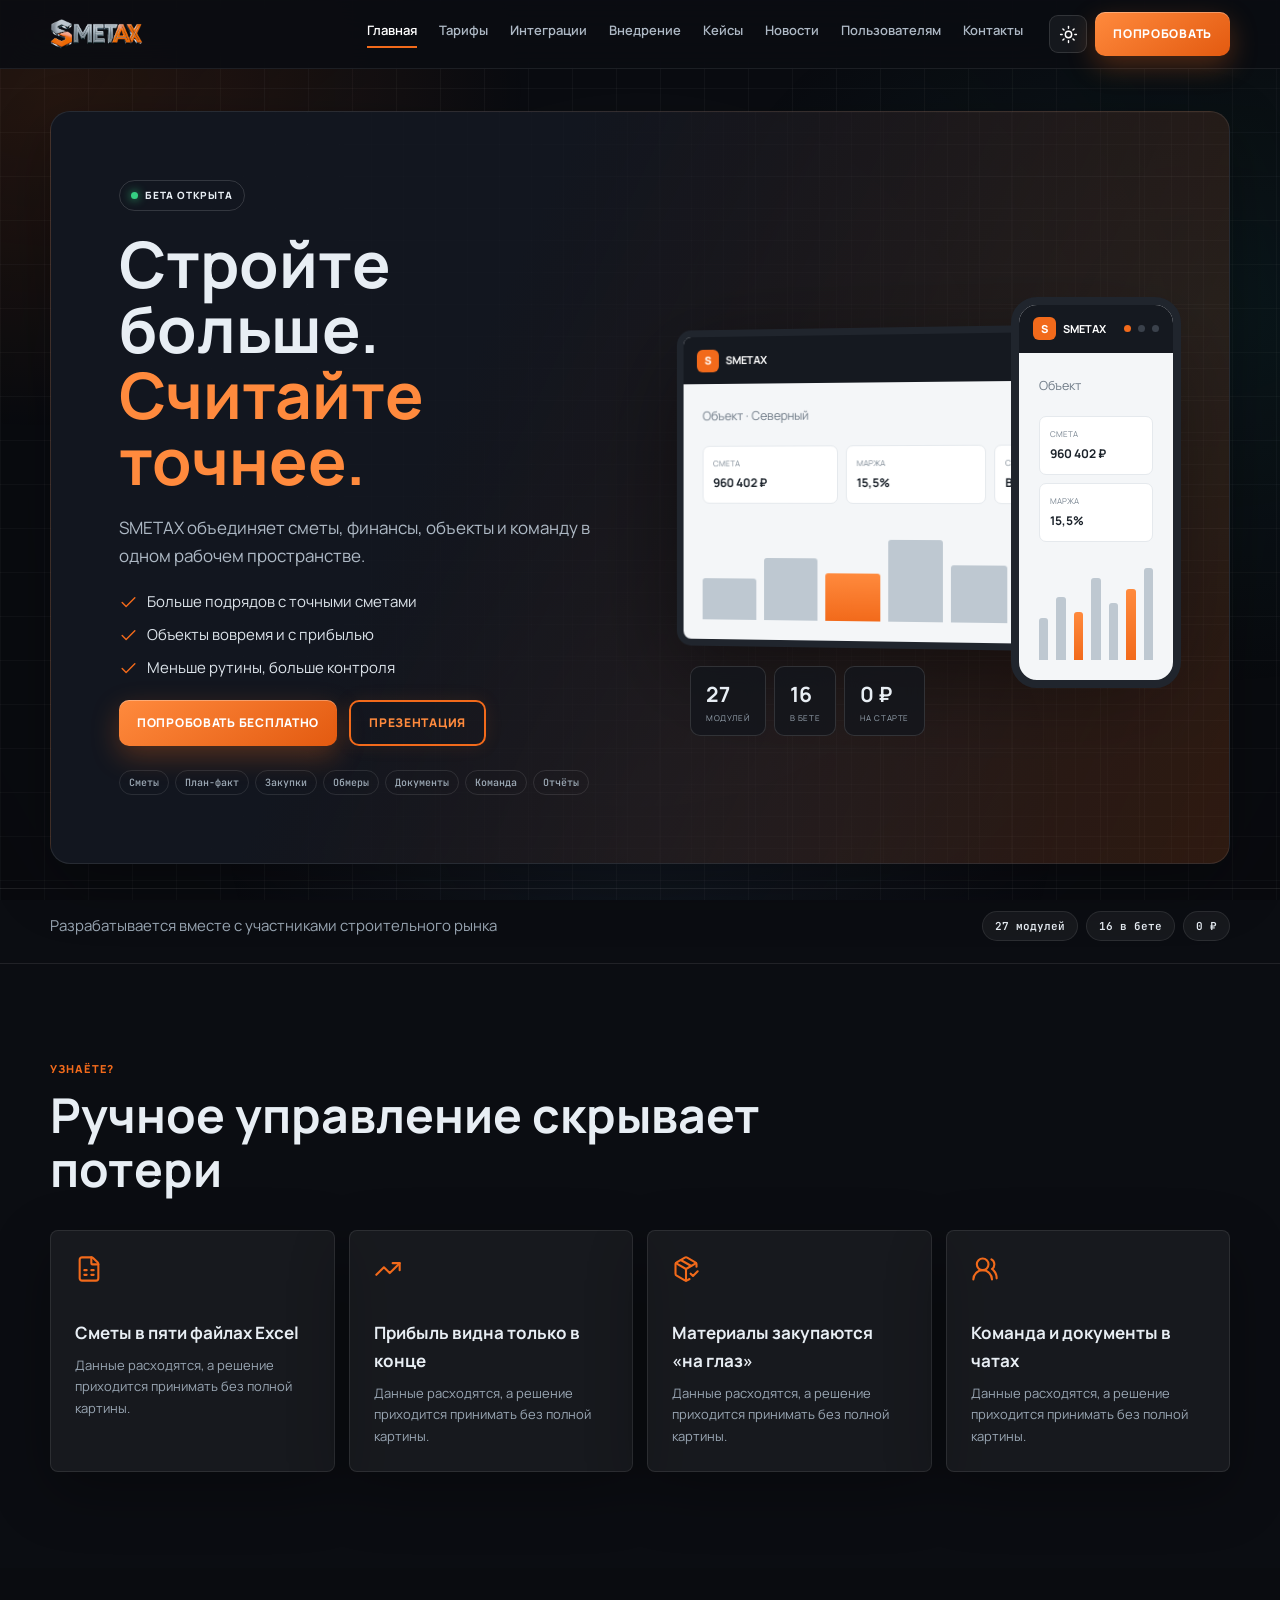
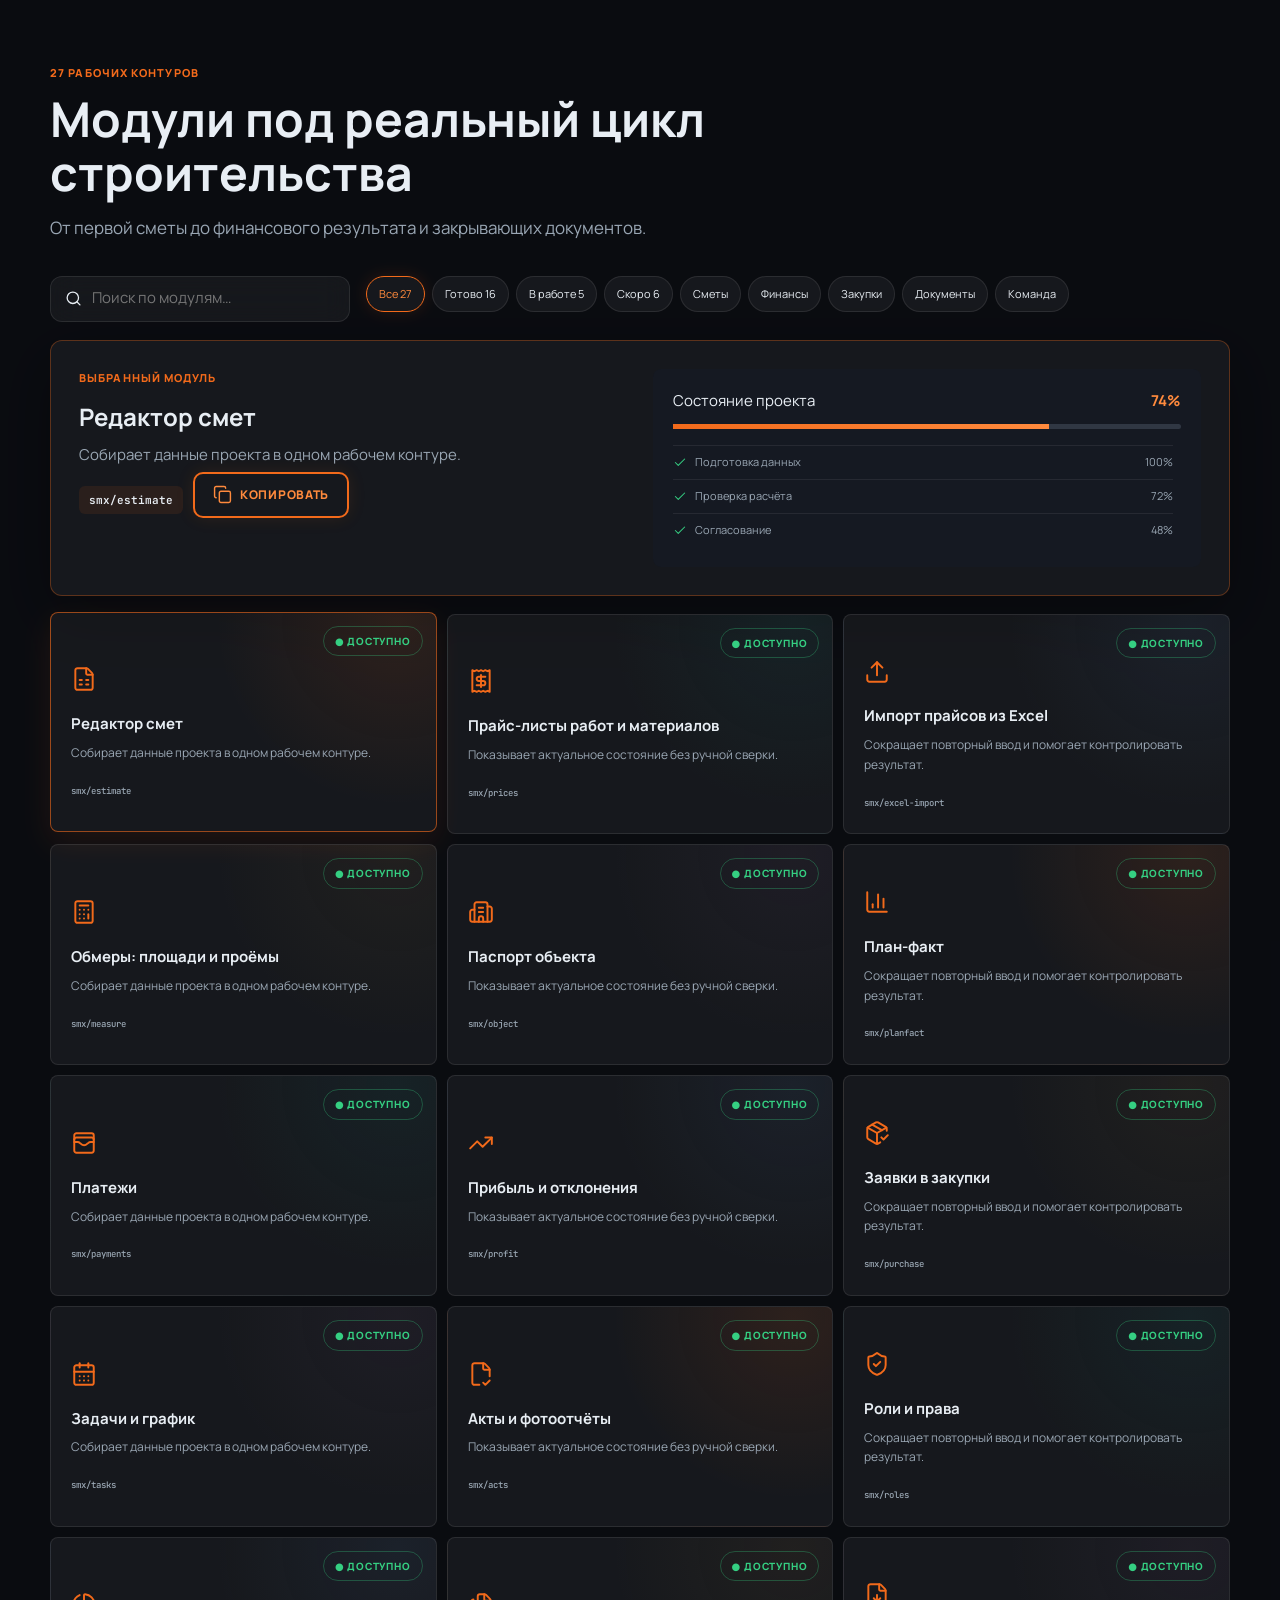
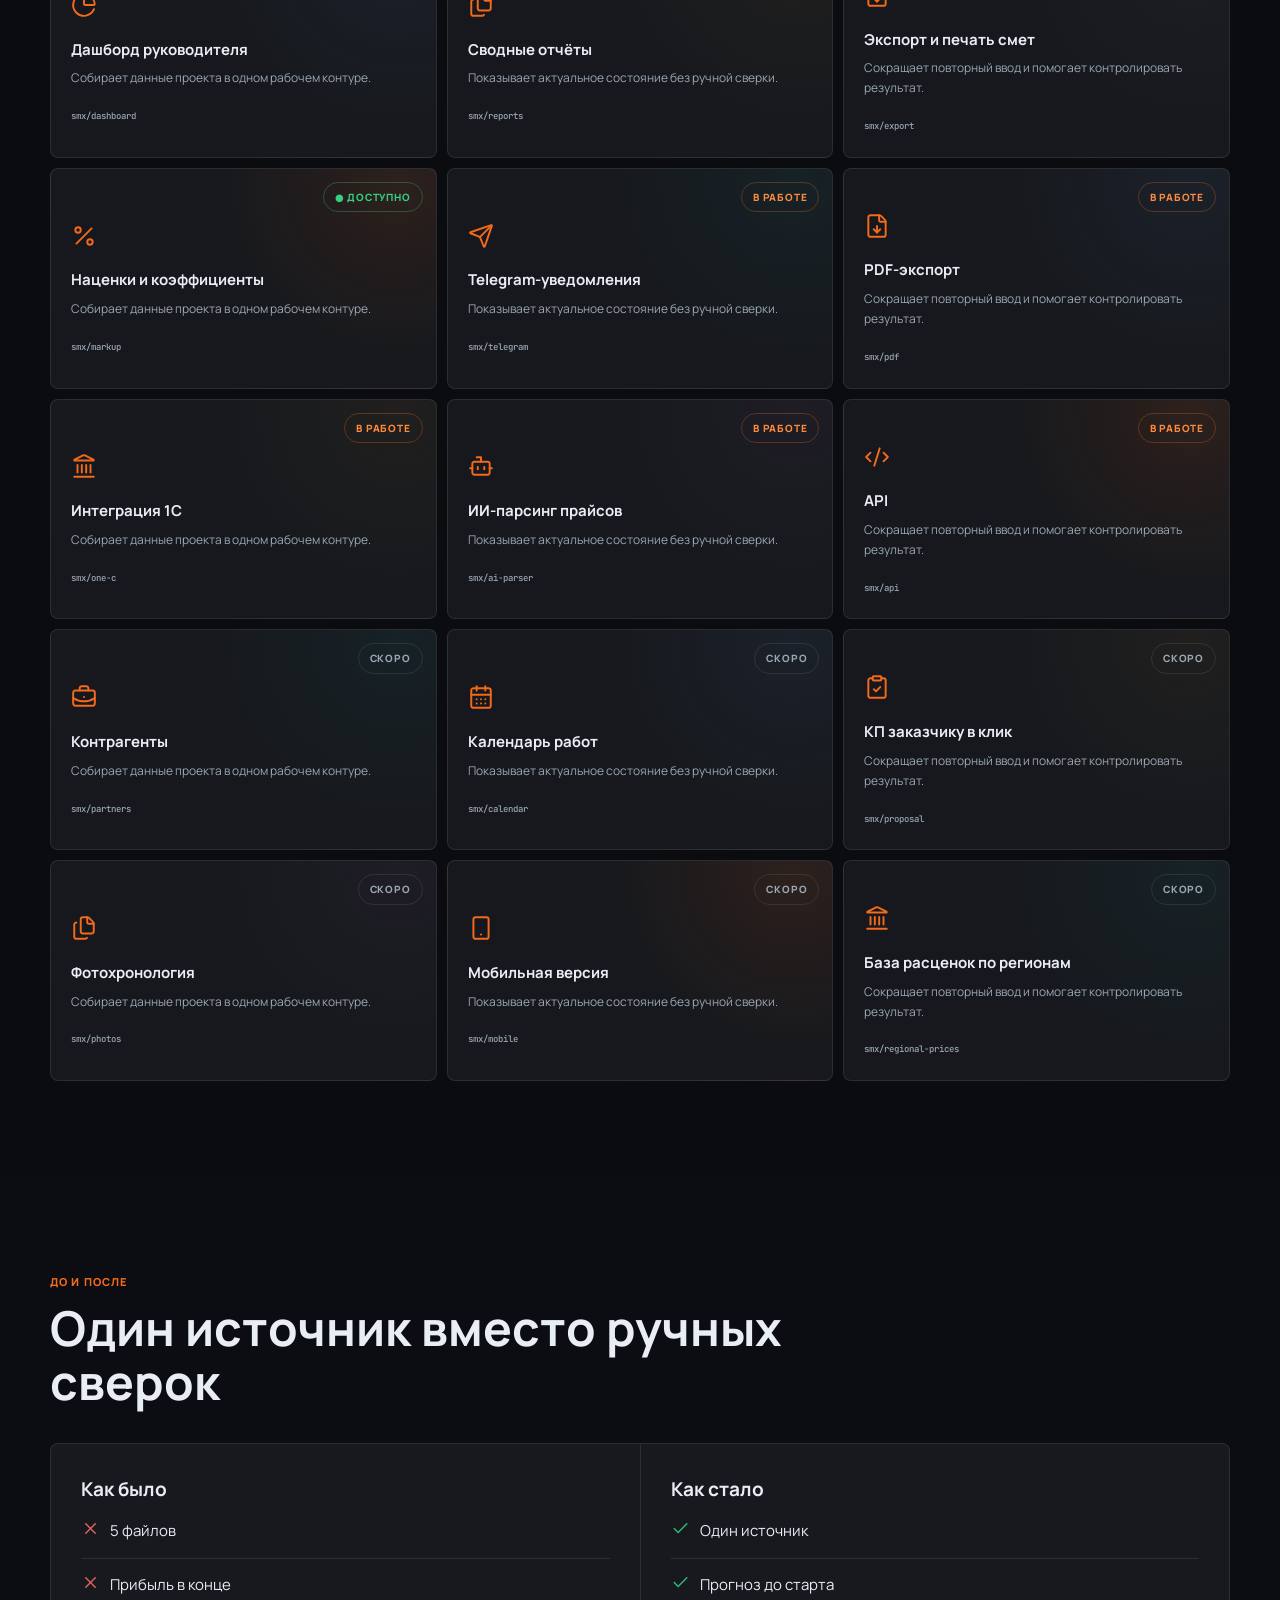
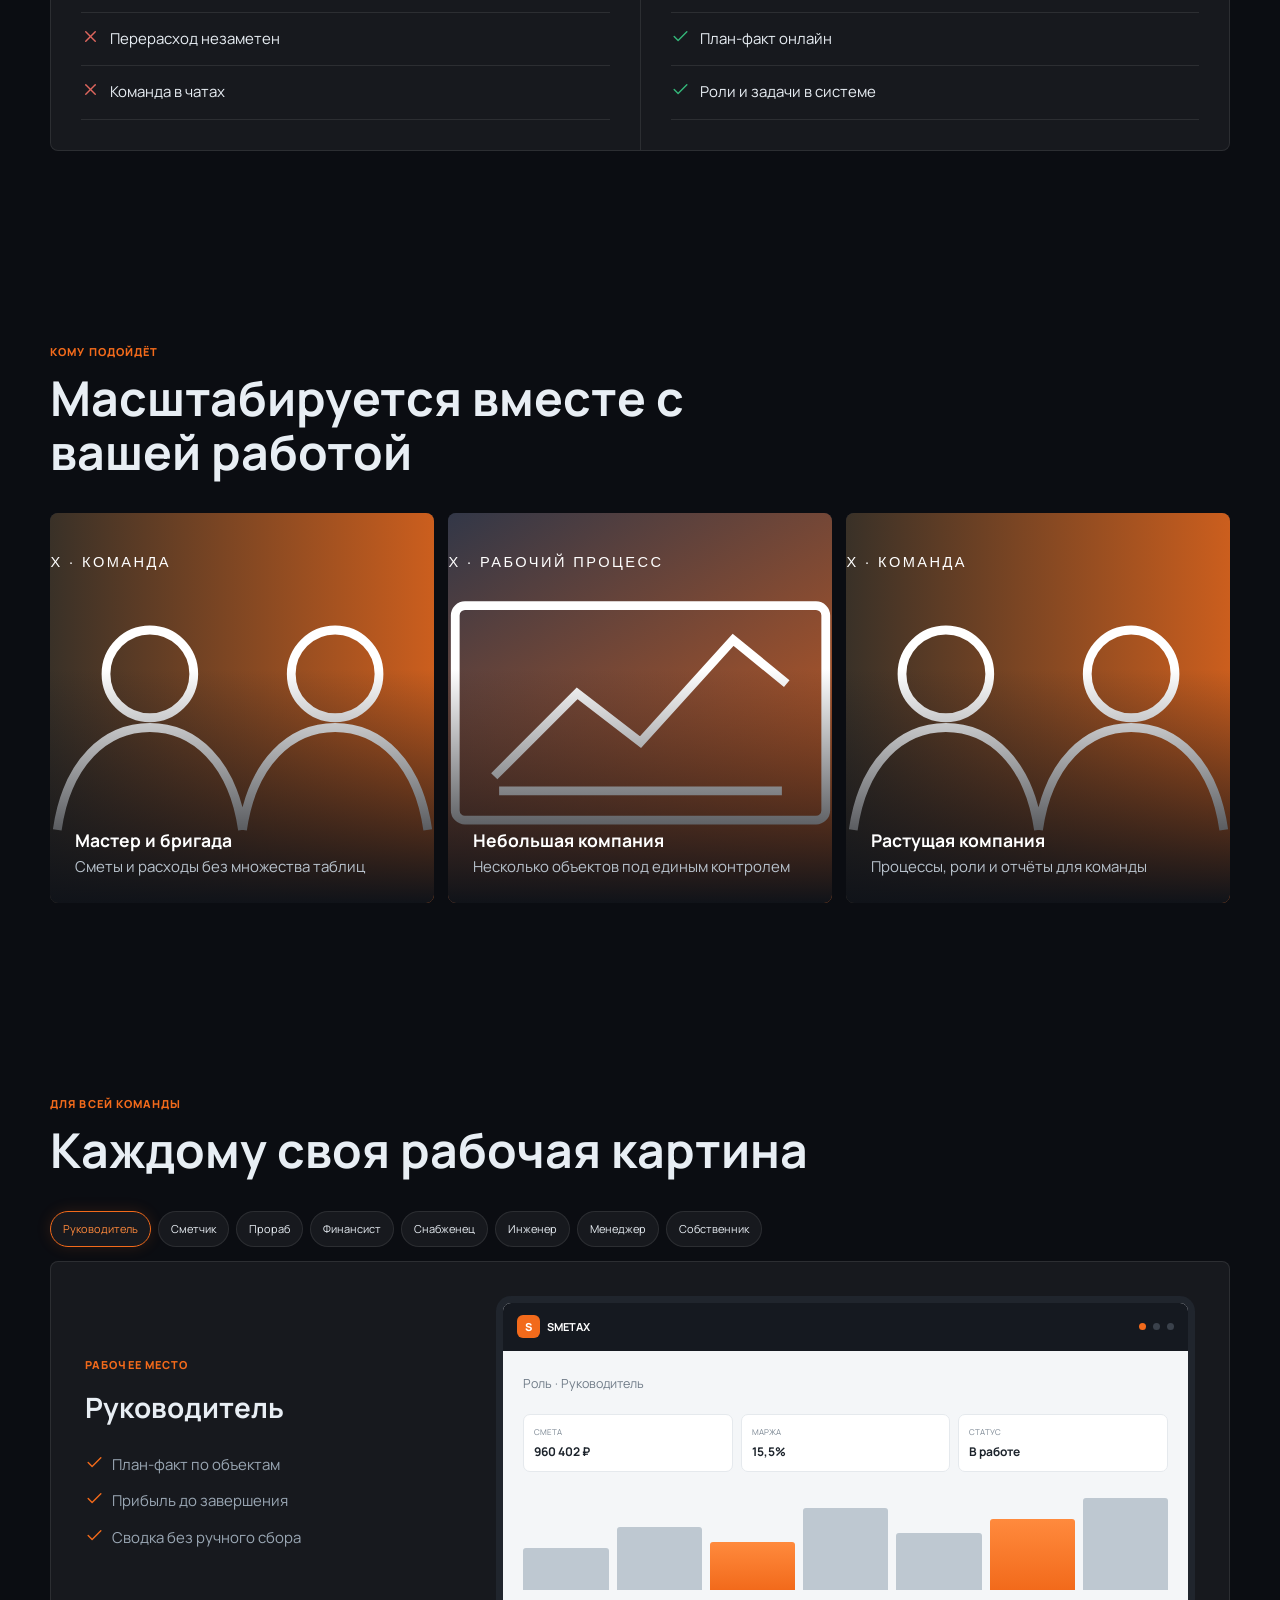
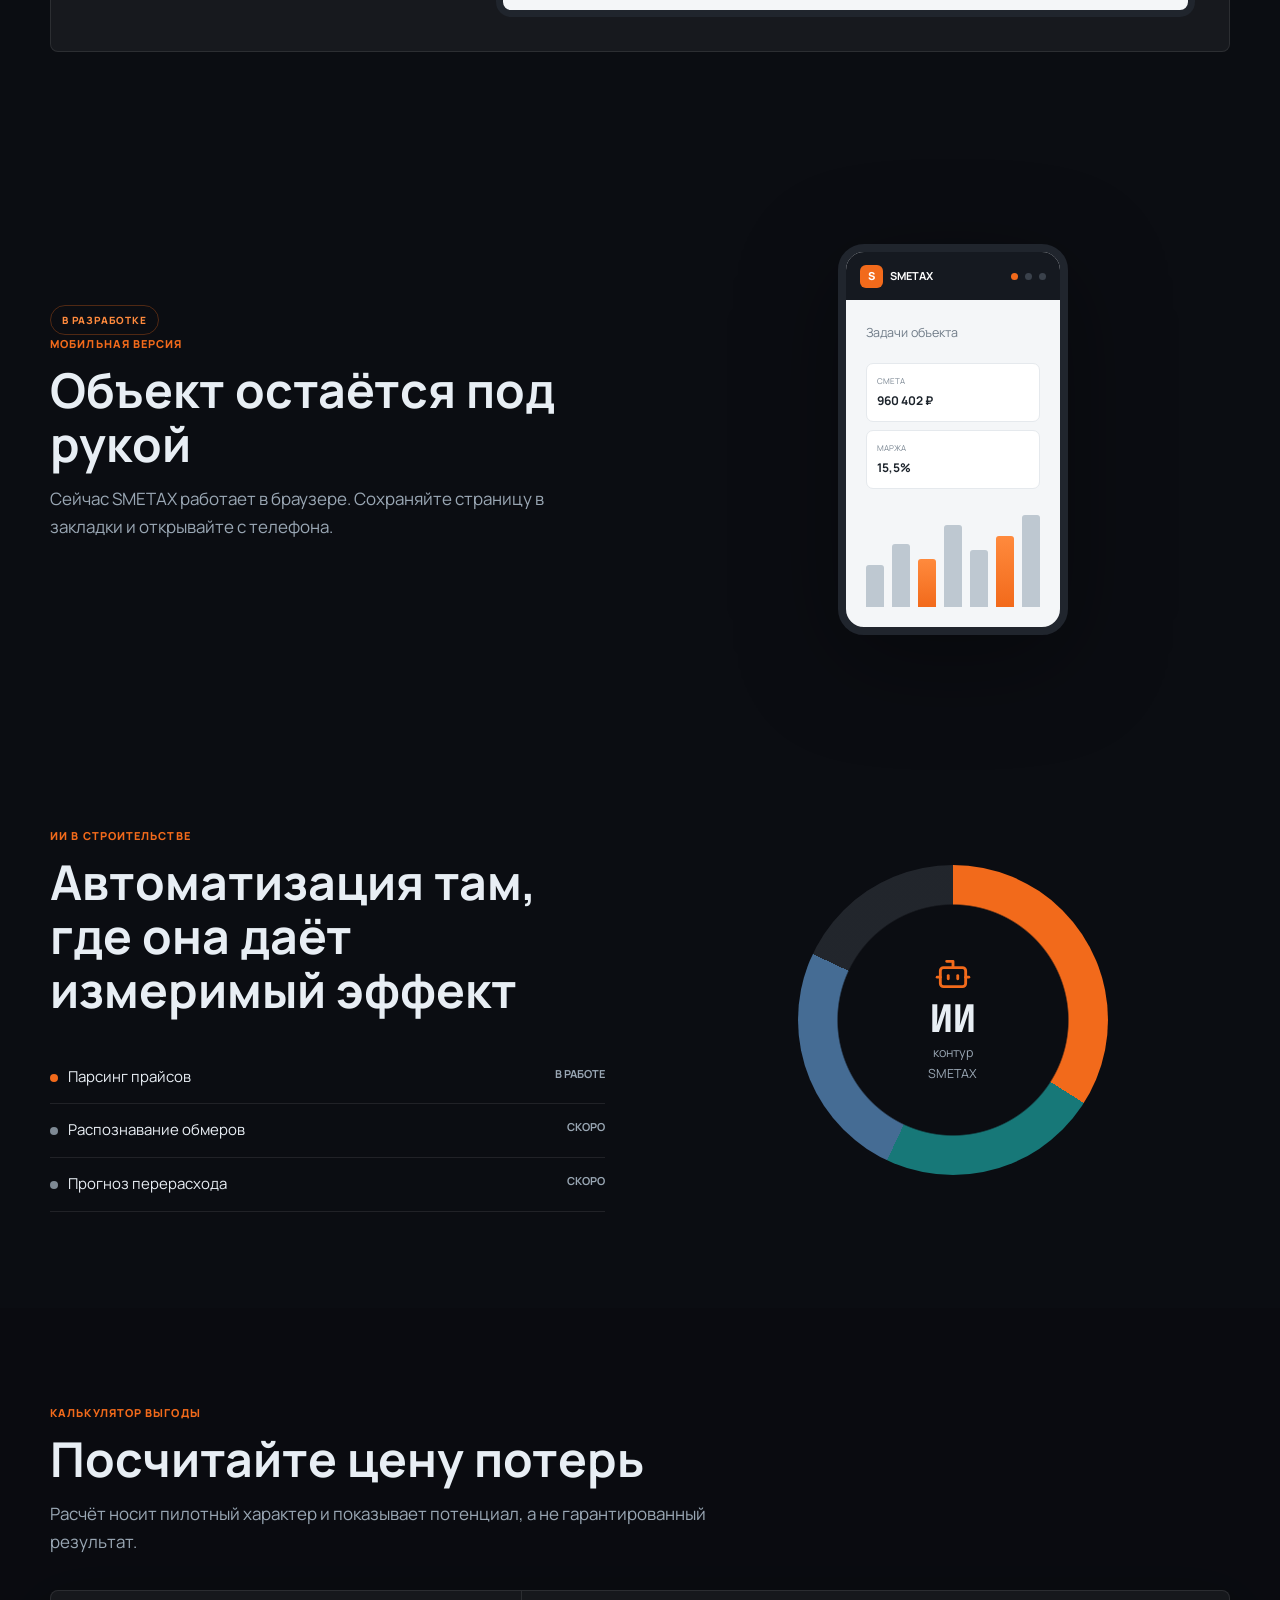
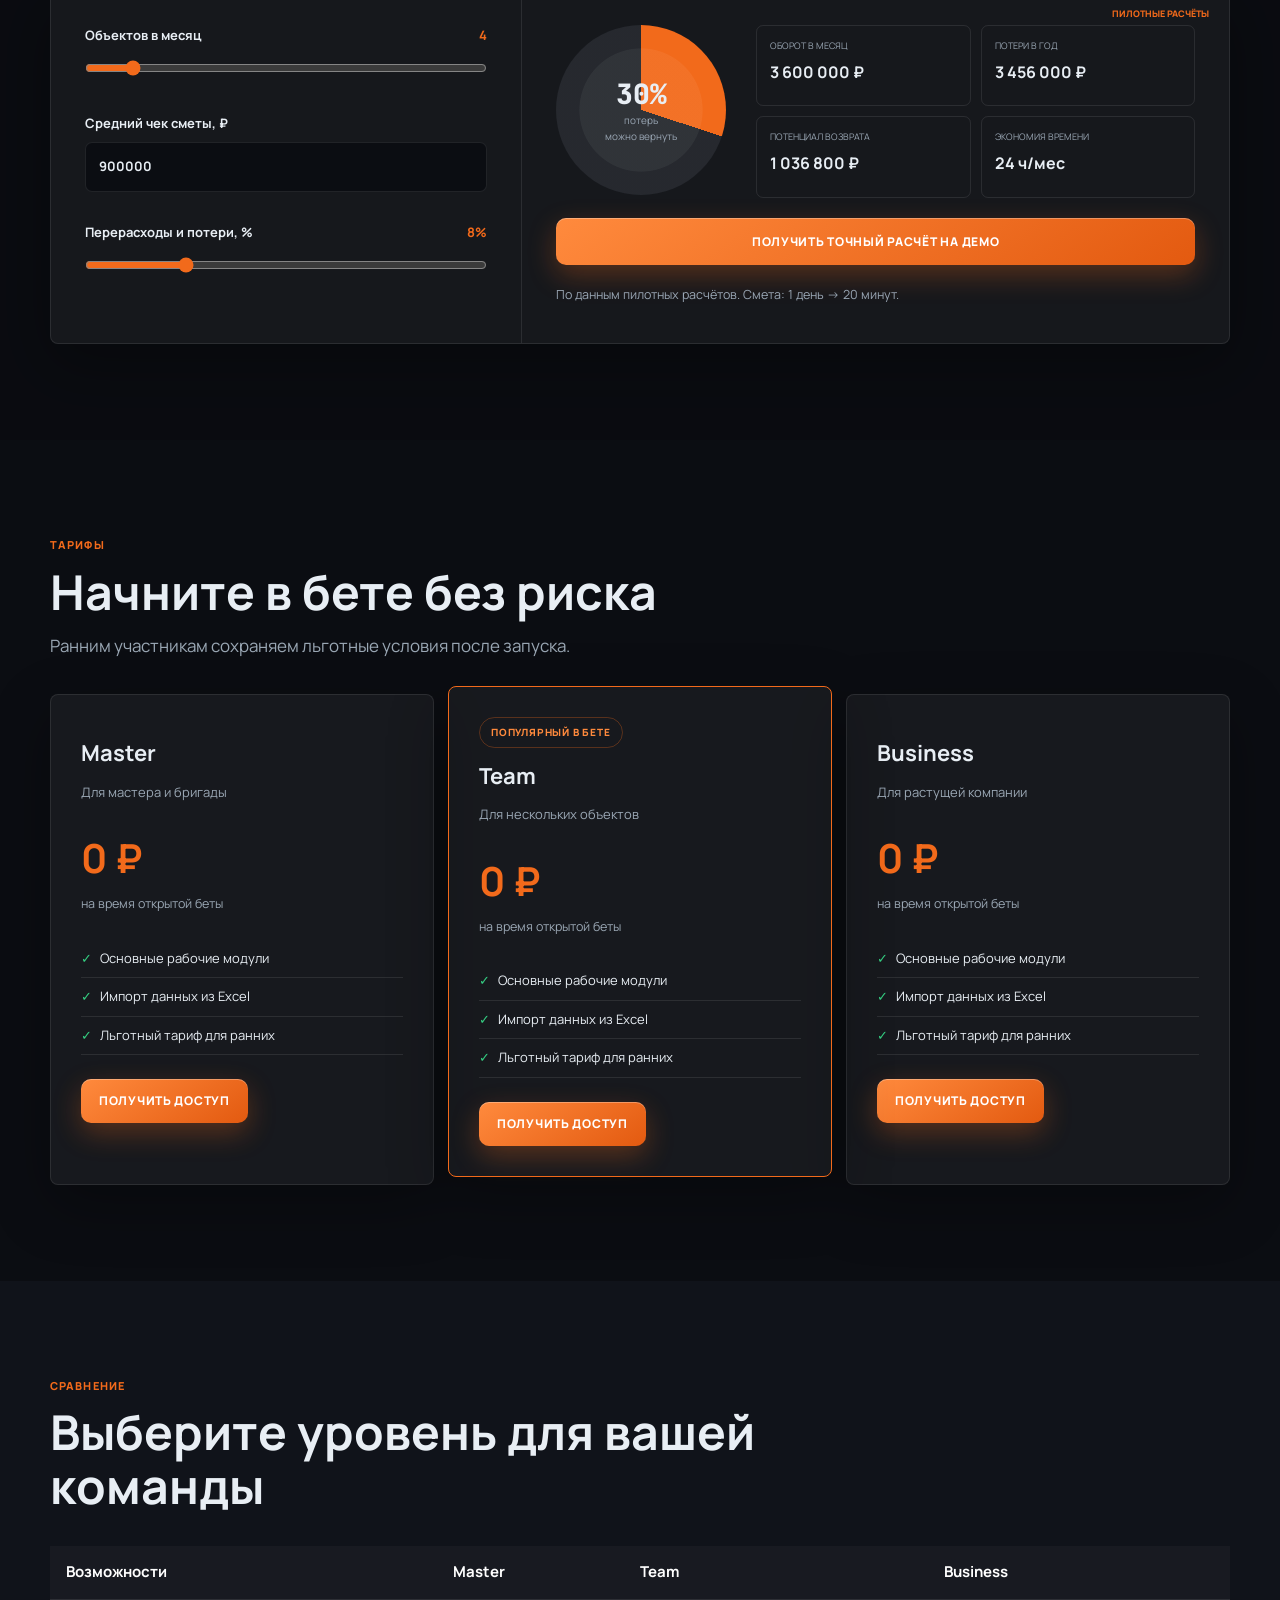
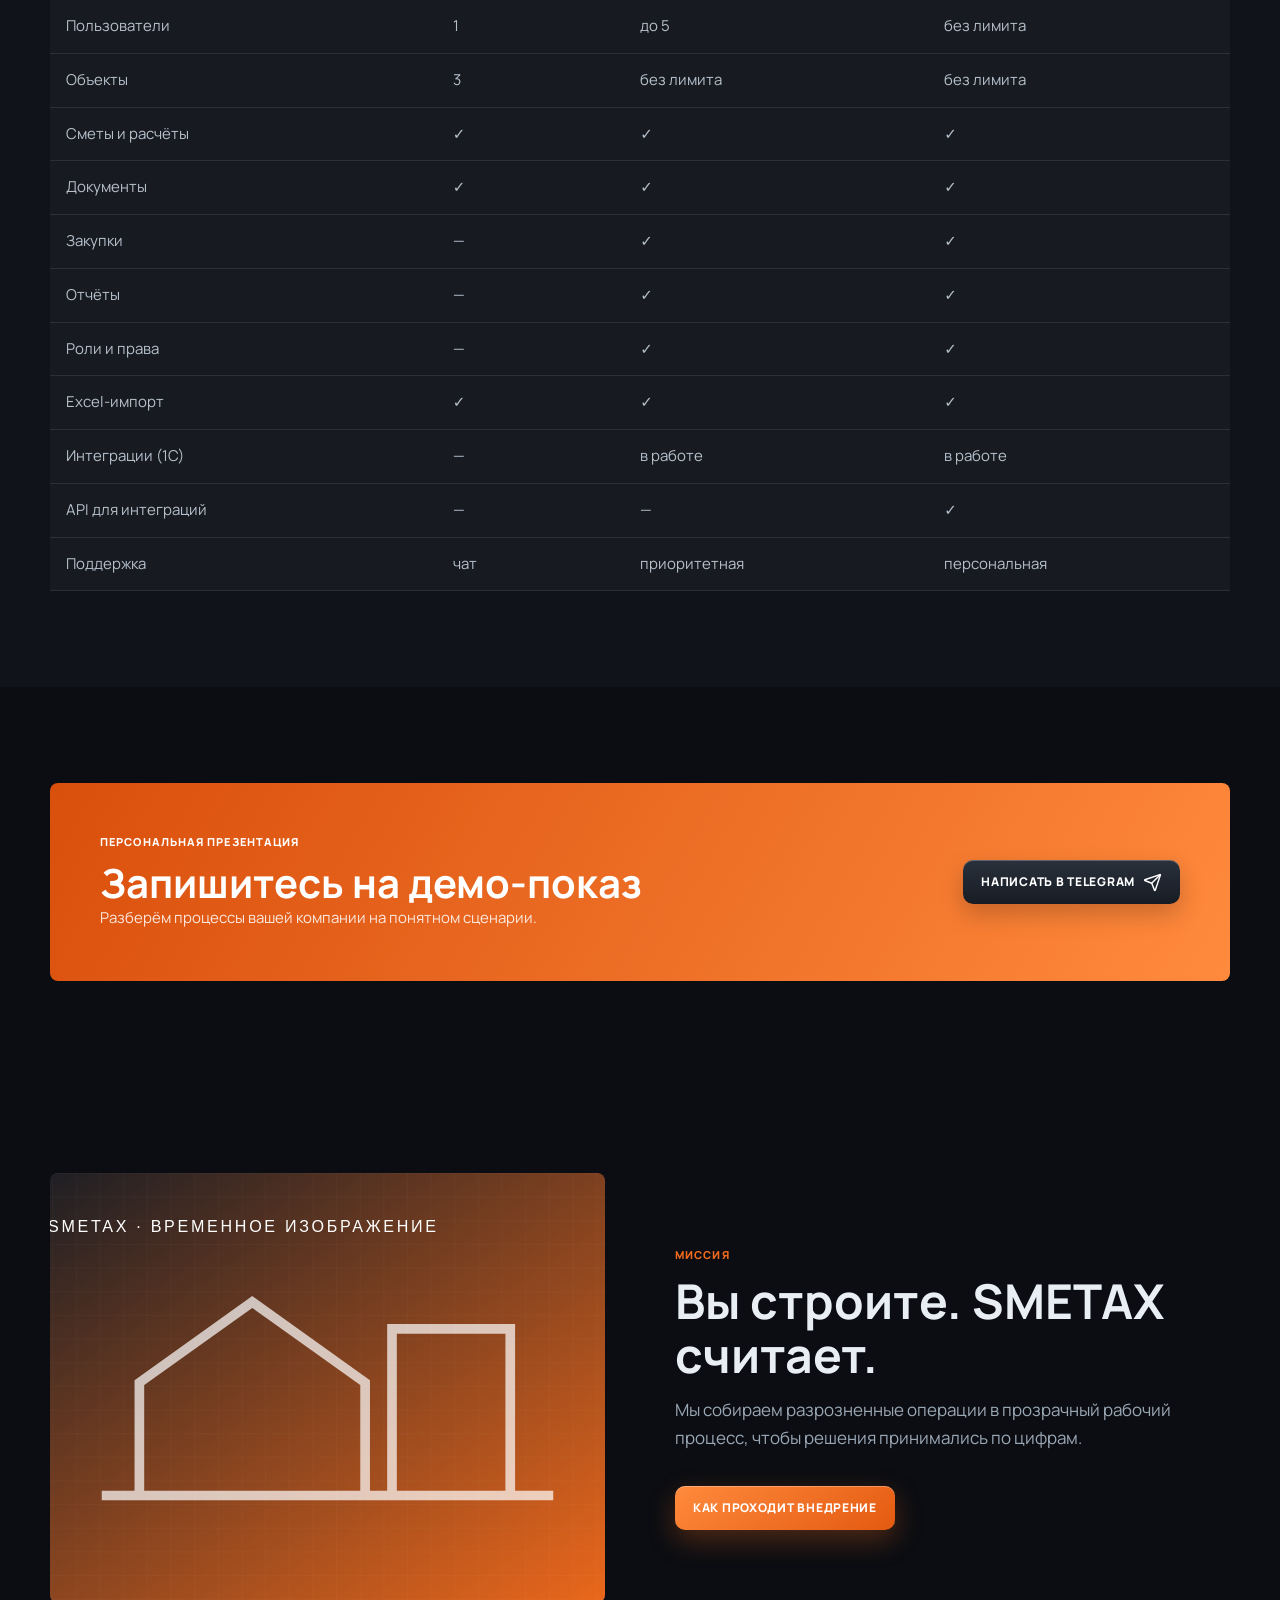
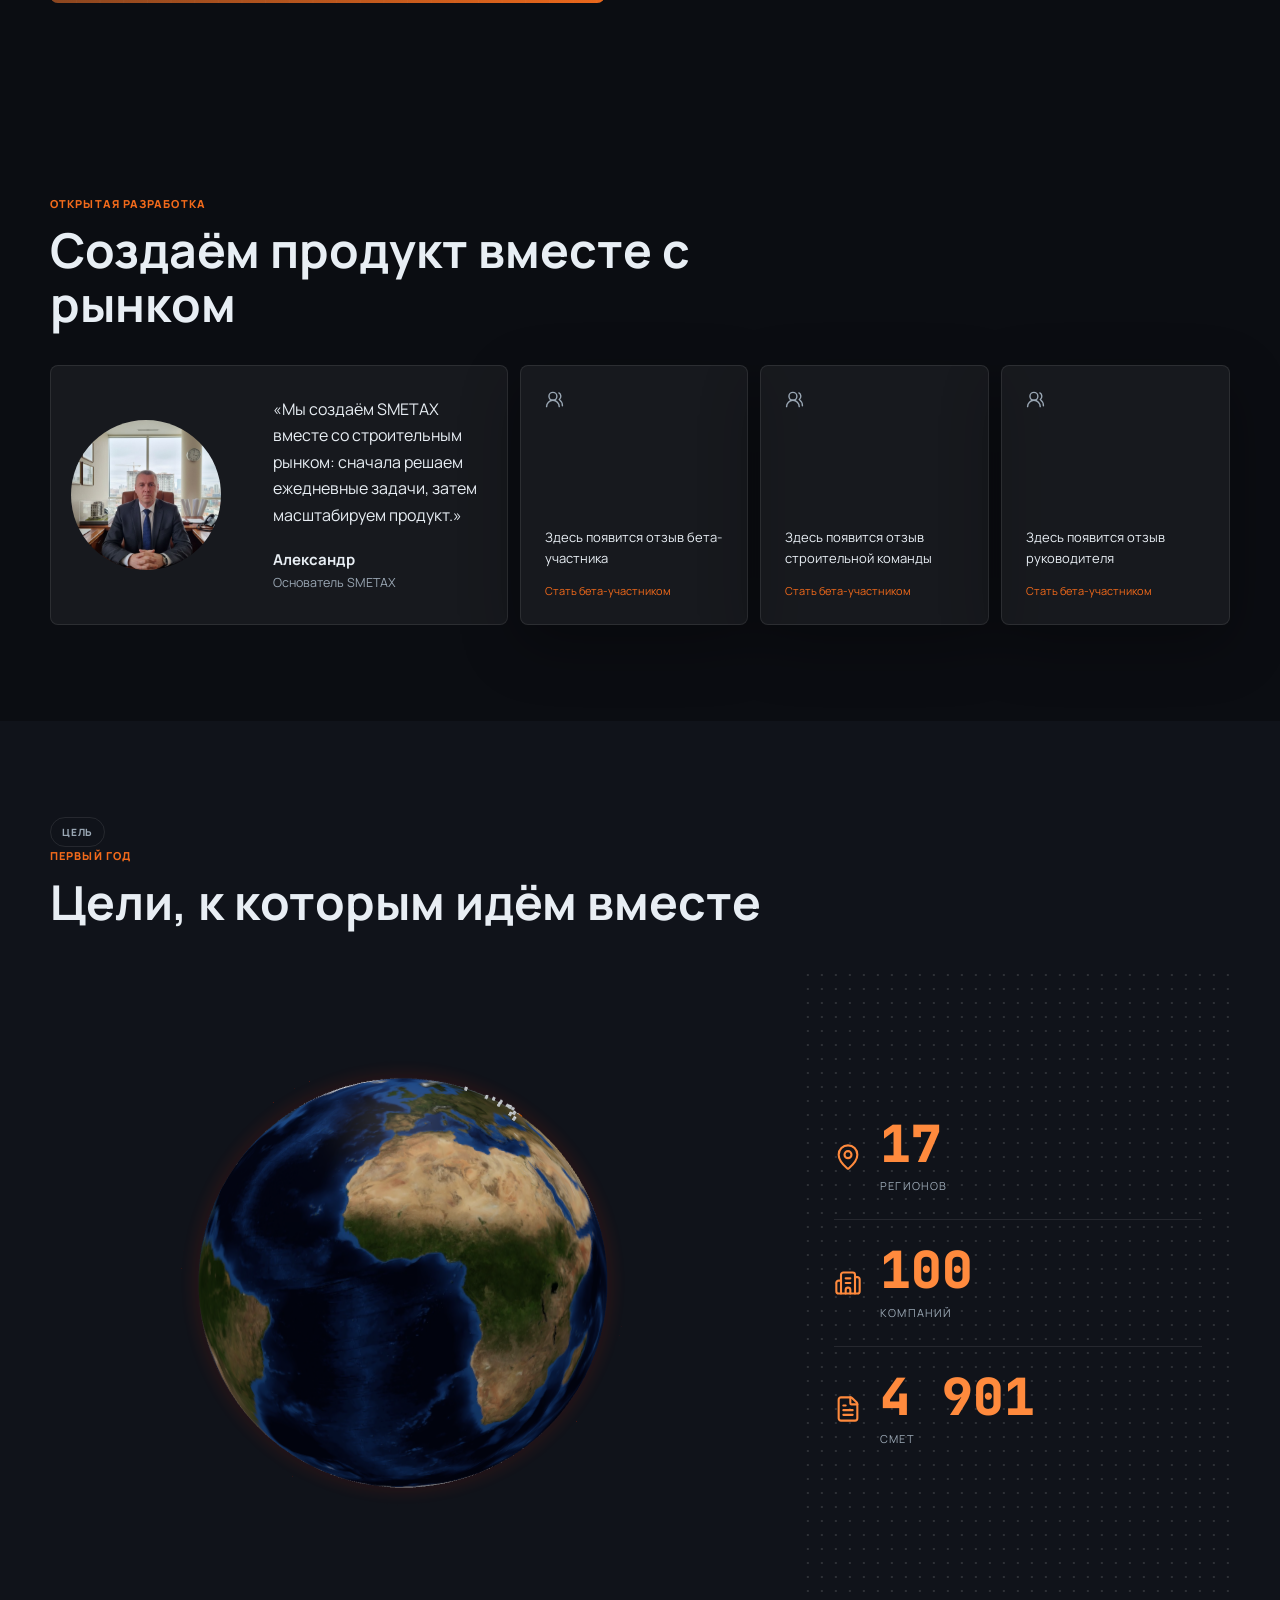
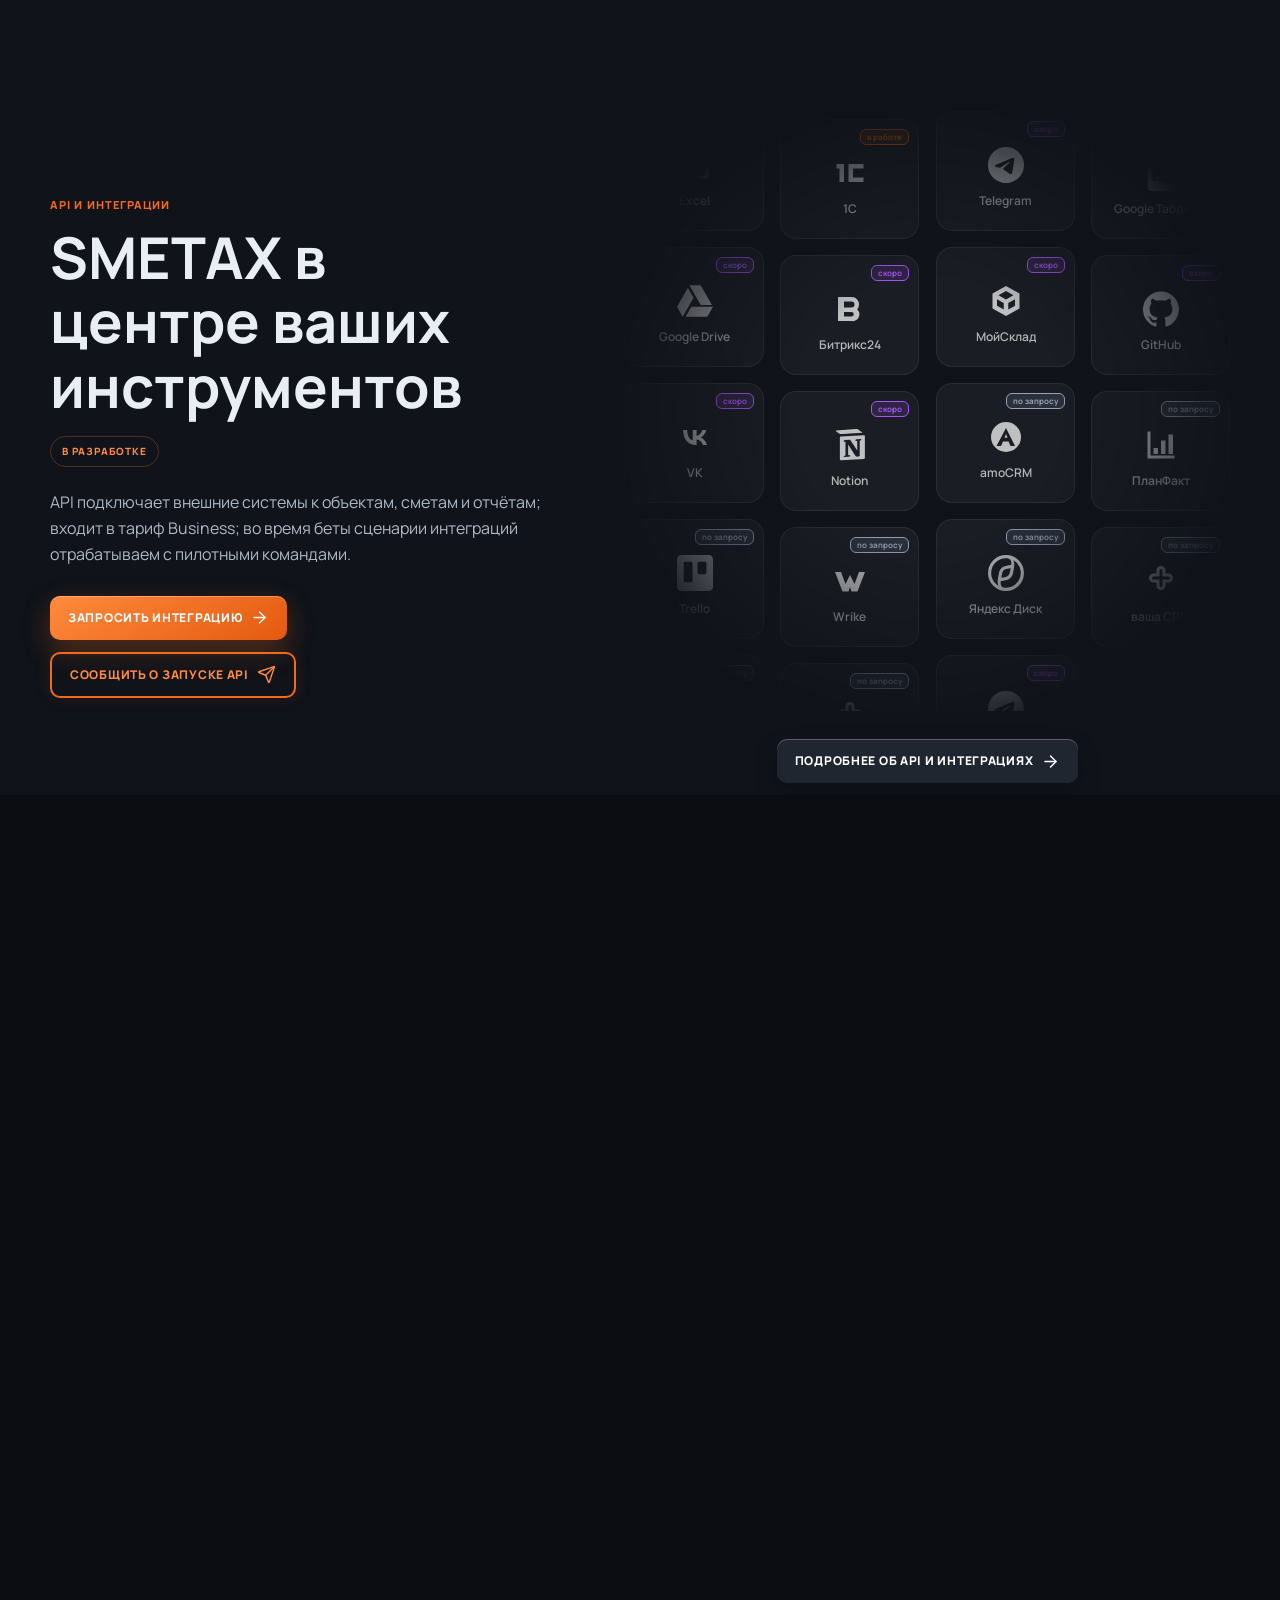
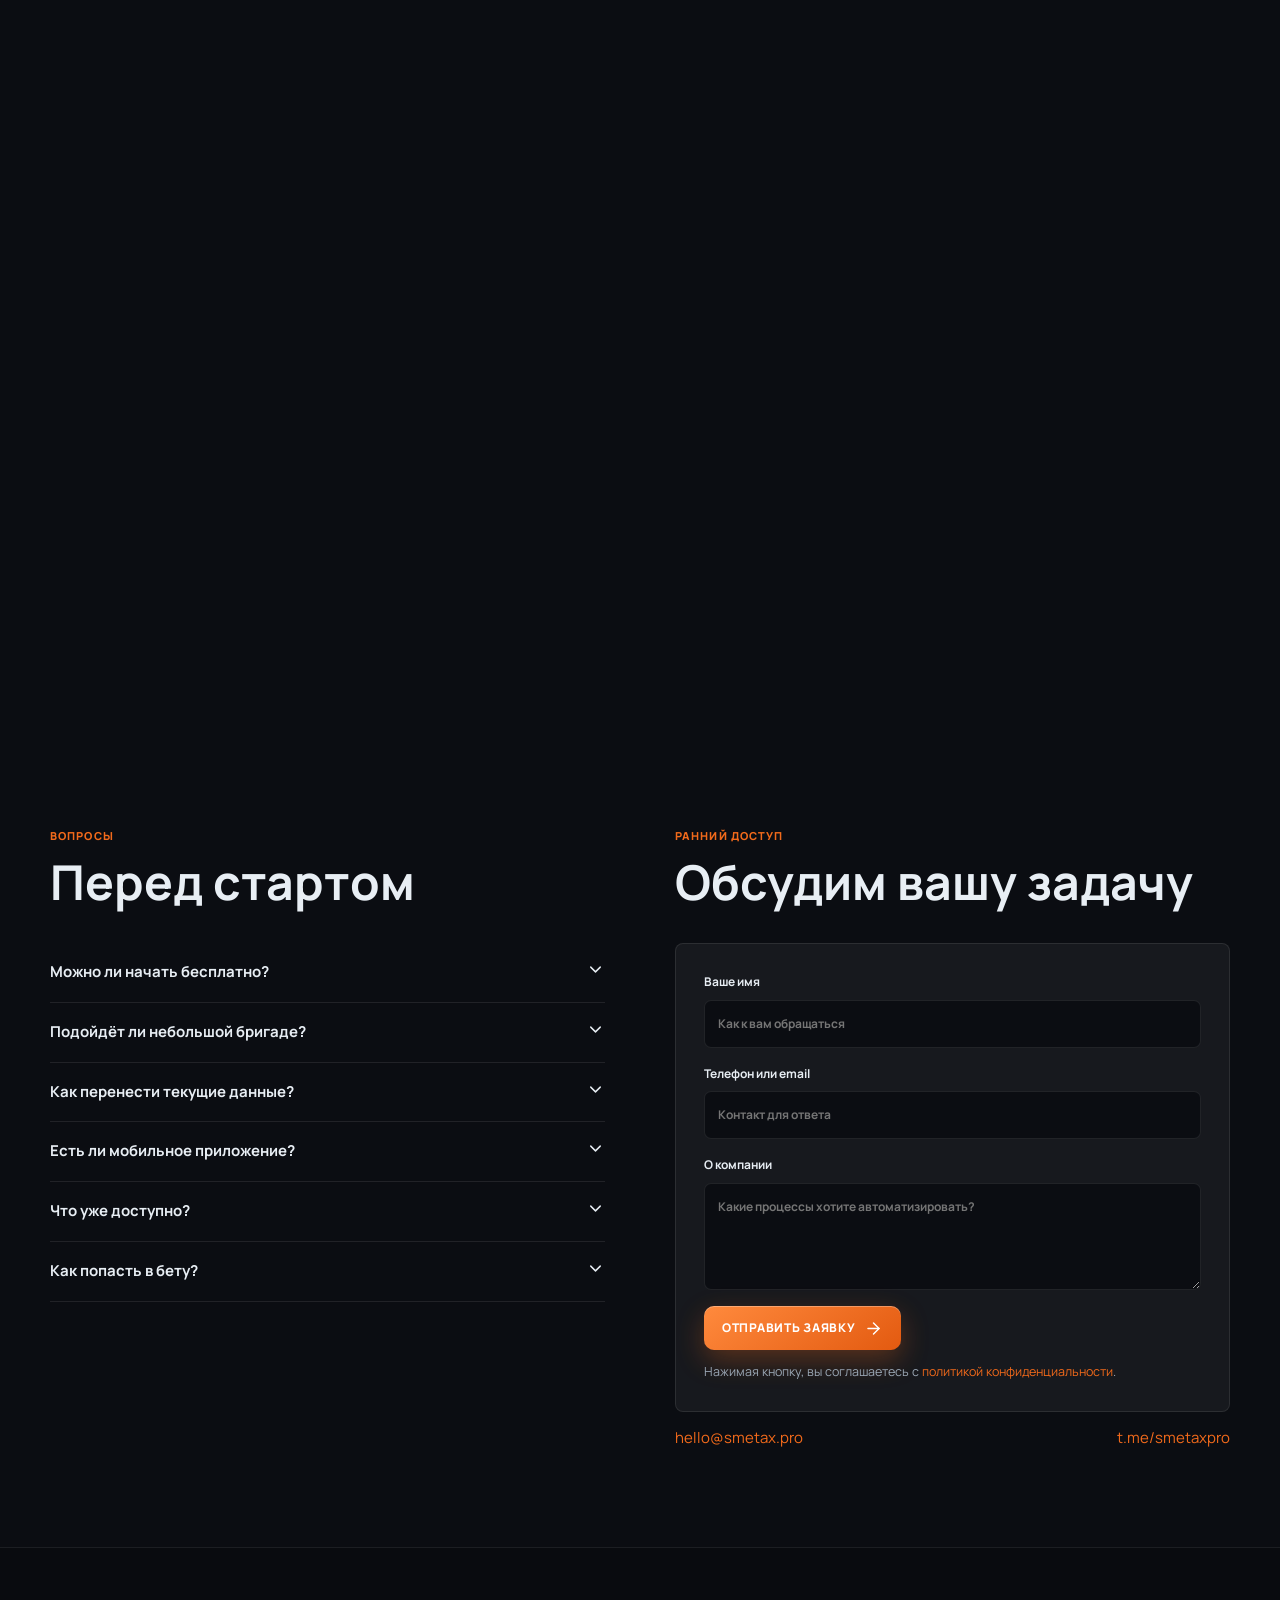
<file: index.html>
<!doctype html>
<html lang="ru">
  <head>
    <meta charset="UTF-8" />
    <meta name="viewport" content="width=device-width, initial-scale=1.0" />
    <meta name="theme-color" content="#1a1f26" />
    <meta name="description" content="SMETAX — корпоративная система для строительных компаний: сметы, объекты, финансы, закупки и документы." />
    <meta property="og:title" content="SMETAX — корпоративная система для строительных компаний" />
    <meta property="og:description" content="Стройте больше. Считайте точнее. Сметы, финансы и объекты в одной системе." />
    <meta property="og:type" content="website" />
    <meta property="og:url" content="https://smetax.pro/" />
    <meta property="og:image" content="https://smetax.pro/logo.png" />
    <meta property="og:site_name" content="SMETAX" />
    <link rel="icon" href="/favicon.svg" type="image/svg+xml" />
    <link rel="canonical" href="https://smetax.pro/" />
    <link rel="preconnect" href="https://fonts.googleapis.com" />
    <link rel="preconnect" href="https://fonts.gstatic.com" crossorigin />
    <link href="https://fonts.googleapis.com/css2?family=Manrope:wght@400;500;600;700;800&display=swap" rel="stylesheet" />
    <title>SMETAX — корпоративная система для строительных компаний</title>
    <script type="module" crossorigin src="/assets/index-BpQCj6o0.js"></script>
    <link rel="stylesheet" crossorigin href="/assets/index-AcnaBRL_.css">
  </head>
  <body>
    <div id="root"></div>
  </body>
</html>
</file>
<file: assets/index-AcnaBRL_.css>
@import"https://fonts.googleapis.com/css2?family=JetBrains+Mono:wght@500;600&family=Manrope:wght@400;500;600;700;800&display=swap";.section.integrations-band{padding:12px 0}.wall-wrap{min-width:0;display:flex;flex-direction:column;align-items:center;gap:28px}.integration-wall{width:100%;height:600px;display:grid;grid-template-columns:repeat(4,minmax(0,1fr));gap:16px;overflow:hidden;-webkit-mask-image:radial-gradient(ellipse at center,#000 30%,transparent 78%);mask-image:radial-gradient(ellipse at center,#000 30%,transparent 78%)}.wall-mobile{display:none}.wall-column{min-width:0;overflow:hidden}.wall-track{width:100%;display:flex;flex-direction:column;gap:16px;will-change:transform;animation-duration:var(--wall-duration);animation-timing-function:linear;animation-iteration-count:infinite}.wall-up .wall-track{animation-name:wall-scroll-up}.wall-down .wall-track{animation-name:wall-scroll-down;transform:translateY(-50%)}.wall-column:hover .wall-track{animation-play-state:paused}.wall-card{position:relative;height:120px;flex:0 0 120px;display:flex;flex-direction:column;align-items:center;justify-content:center;gap:10px;min-width:0;padding:25px 8px 12px;border:1px solid rgba(255,255,255,.08);border-radius:16px;background:#ffffff0b;cursor:default;transition:border-color .3s,background .3s,box-shadow .3s,transform .3s}.wall-card:hover{z-index:2;border-color:#ff6b00;background:#ffffff14;box-shadow:0 0 20px #ff6b0029;transform:scale(1.02)}.wall-card img{width:36px;height:36px;object-fit:contain;filter:grayscale(1);opacity:.72;transition:opacity .3s}.wall-card:hover img{opacity:1}.wall-card b{max-width:100%;overflow:hidden;color:#ffffffad;font-size:12px;font-weight:600;line-height:1.25;text-align:center;text-overflow:ellipsis;white-space:nowrap}.wall-card small{position:absolute;top:9px;right:9px;max-width:calc(100% - 18px);padding:3px 6px;overflow:hidden;border:1px solid currentColor;border-radius:6px;font-size:8px;font-weight:700;line-height:1;text-overflow:ellipsis;white-space:nowrap}.wall-card.status-доступно small{color:#22c55e;background:#22c55e26}.wall-card.status-в-работе small{color:#ff6b00;background:#ff6b0026}.wall-card.status-скоро small{color:#a855f7;background:#a855f726}.wall-card.status-по-запросу small{color:#94a3b8;background:#94a3b826}@keyframes wall-scroll-up{0%{transform:translateY(0)}to{transform:translateY(-50%)}}@keyframes wall-scroll-down{0%{transform:translateY(-50%)}to{transform:translateY(0)}}@media(max-width:767px){.integration-wall{height:560px;grid-template-columns:repeat(2,minmax(0,1fr));gap:10px}.wall-desktop{display:none}.wall-mobile{display:grid}.wall-track{gap:10px}.wall-card{height:110px;flex-basis:110px;border-radius:12px}.wall-card img{width:32px;height:32px}.wall-card b{font-size:11px}}@media(prefers-reduced-motion:reduce){.wall-track{animation:none!important;transform:none!important;will-change:auto}}.goal-globe-layout{display:grid;grid-template-columns:minmax(0,1fr) minmax(280px,.6fr);gap:50px;align-items:center}.goals-globe{display:block;width:min(var(--globe-size,640px),100%);height:auto;aspect-ratio:1;margin:auto}.goals-globe-fallback{background:transparent}.goal-stats{display:flex;flex-direction:column;justify-content:center;min-height:var(--globe-size,640px);padding:0 28px;background-image:radial-gradient(circle,rgba(255,255,255,.12) 1px,transparent 1px);background-size:14px 14px;background-position:center}.goal-metric{display:flex;align-items:center;gap:18px;padding:24px 0;border-bottom:1px solid var(--line)}.goal-metric:last-child{border-bottom:0}.goal-metric>svg{width:28px;height:28px;color:var(--or2);flex:0 0 auto}.goal-metric b,.goal-metric small{display:block}.goal-metric b{font:800 clamp(34px,4vw,52px) var(--mono);color:var(--or2);line-height:1}.goal-metric small{margin-top:8px;font-size:11px;letter-spacing:.1em;color:var(--mut)}.goal-metric:last-child b{white-space:nowrap}:root[data-theme=light] .goal-stats{background-image:radial-gradient(circle,rgba(20,25,35,.12) 1px,transparent 1px)}@media(max-width:767px){.goal-globe-layout{grid-template-columns:1fr;gap:22px}.goals-globe{width:min(var(--globe-size,640px),320px,calc(100vw - 32px))}.goal-stats{min-height:0;padding:0 16px}.goal-metric{padding:16px 0}.goal-metric b{font-size:34px}}:root{--bg:#0b0d12;--card:rgba(255,255,255,.05);--tx:#e8eef4;--mut:#9aa7b4;--line:rgba(255,255,255,.09);--or:#f26a1b;--or2:#ff8a3d;--blob1:rgba(242,106,27,.14);--blob2:rgba(23,120,120,.12);--blob3:rgba(60,90,130,.15);--grid:rgba(255,255,255,.035);--shadow:0 20px 60px rgba(0,0,0,.3);--mono:"JetBrains Mono",ui-monospace,monospace;color-scheme:dark}:root[data-theme=light]{--bg:#f6f7fb;--card:#fff;--tx:#1c232b;--mut:#5f6b7a;--line:rgba(20,25,35,.11);--blob1:rgba(238,126,56,.14);--blob2:rgba(60,180,170,.12);--blob3:rgba(78,130,180,.12);--grid:rgba(20,25,35,.04);--shadow:0 20px 55px rgba(35,46,62,.1);color-scheme:light}*{box-sizing:border-box;margin:0;padding:0}html{scroll-behavior:smooth}body{font:400 15px/1.65 Manrope,system-ui,sans-serif;background-color:var(--bg);color:var(--tx);overflow-x:hidden}body:before,body:after{content:"";position:fixed;inset:0;pointer-events:none;z-index:-2}body:before{background:radial-gradient(700px 500px at 4% 10%,var(--blob1),transparent 68%),radial-gradient(760px 560px at 94% 34%,var(--blob2),transparent 68%),radial-gradient(600px 520px at 50% 90%,var(--blob3),transparent 70%),linear-gradient(var(--grid) 1px,transparent 1px),linear-gradient(90deg,var(--grid) 1px,transparent 1px);background-size:auto,auto,auto,44px 44px,44px 44px;animation:breathe 12s ease-in-out infinite}body:after{z-index:-1;background:radial-gradient(circle at center,transparent 45%,rgba(0,0,0,.25) 120%)}a{color:inherit;text-decoration:none}button,input,textarea{font:inherit}button{color:inherit}svg{width:19px;height:19px;stroke-width:1.8}.wrap{width:min(1180px,calc(100% - 48px));margin:auto}.section{padding:96px 0;position:relative}.reveal{opacity:0;transform:translateY(28px);transition:opacity .7s,transform .7s}.reveal.visible{opacity:1;transform:none}.overline{display:block;color:var(--or);font-size:11px;font-weight:800;letter-spacing:.1em;text-transform:uppercase;margin-bottom:10px}.section-title{max-width:760px;margin-bottom:34px}.section-title h2,h2{font-size:clamp(32px,4vw,48px);line-height:1.12;letter-spacing:0}.section-title p,.page-hero p{color:var(--mut);font-size:17px;margin-top:14px;max-width:680px}.header{position:sticky;top:0;z-index:100;background:#0b0d12e6;border-bottom:1px solid rgba(255,255,255,.08);-webkit-backdrop-filter:blur(18px);backdrop-filter:blur(18px)}.header-in{height:68px;display:flex;align-items:center;gap:26px}.logo img{height:30px;display:block}.header nav{display:flex;gap:22px;margin-left:auto}.header nav a{color:#aeb9c5;font-size:13px;font-weight:600}.header nav a:hover,.header nav a.active{color:#fff}.header nav a.active:after{content:"";display:block;height:2px;background:var(--or);margin-top:5px}.header-tools{display:flex;align-items:center;gap:8px}.icon-btn{width:38px;height:38px;border:1px solid rgba(255,255,255,.12);background:#ffffff0d;border-radius:9px;color:#fff;display:grid;place-items:center;cursor:pointer}.menu{display:none}.btn-solid,.btn-outline{min-height:44px;border-radius:10px;padding:11px 18px;display:inline-flex;align-items:center;justify-content:center;gap:8px;border:0;cursor:pointer;font-weight:800;font-size:12px;letter-spacing:.06em;text-transform:uppercase;box-shadow:inset 0 1px #ffffff40,0 10px 24px #0003;transition:.2s}.btn-solid{color:#fff;background:linear-gradient(#2a313c,#171c24)}.btn-orange{background:linear-gradient(145deg,var(--or2),#e35a10);box-shadow:inset 0 1px #ffffff4d,0 10px 28px #f26a1b4d}.btn-outline{color:var(--or2);background:transparent;border:2px solid var(--or);box-shadow:0 0 18px #f26a1b1a}.btn-solid:hover,.btn-outline:hover{transform:translateY(-2px)}.btn-outline:hover{background:#f26a1b1a}.hero{padding:42px 0 24px}.hero-card{min-height:680px;border:1px solid var(--line);border-radius:20px;padding:68px;display:grid;grid-template-columns:1.02fr .98fr;align-items:center;gap:40px;background:linear-gradient(115deg,#12161f 35%,#f26a1b29);box-shadow:var(--shadow);overflow:hidden;position:relative;color:#e8eef4}.hero-card:after{content:"";position:absolute;inset:0;background-image:linear-gradient(rgba(255,255,255,.025) 1px,transparent 1px),linear-gradient(90deg,rgba(255,255,255,.025) 1px,transparent 1px);background-size:32px 32px;-webkit-mask-image:linear-gradient(90deg,transparent,black);mask-image:linear-gradient(90deg,transparent,black);pointer-events:none}.pill,.badge{display:inline-flex;align-items:center;gap:7px;border-radius:99px;padding:6px 11px;text-transform:uppercase;font-size:10px;font-weight:800;letter-spacing:.08em;border:1px solid rgba(255,255,255,.14)}.pill i,.status i{width:7px;height:7px;border-radius:50%;background:#35cf82;box-shadow:0 0 10px #35cf82}.hero h1{font-size:clamp(46px,5vw,64px);line-height:1.03;margin:20px 0;letter-spacing:0}.hero h1 span{display:block}.hero h1 .accent{color:var(--or2)}.hero-copy>p{color:#aeb9c5;font-size:17px;max-width:530px}.hero-copy ul{list-style:none;margin:20px 0}.hero-copy li{display:flex;gap:9px;align-items:center;margin:8px 0;color:#dce3ea}.hero-copy li svg{color:var(--or)}.actions{display:flex;gap:12px;flex-wrap:wrap}.feature-pills{display:flex;gap:6px;flex-wrap:wrap;margin-top:24px}.feature-pills span{font:500 10px var(--mono);padding:5px 9px;border:1px solid rgba(255,255,255,.1);border-radius:99px;color:#9eabb7}.hero-visual{position:relative;min-height:500px;display:grid;align-items:center}.laptop{transform:perspective(1100px) rotateY(-6deg);filter:drop-shadow(0 28px 50px rgba(0,0,0,.45));z-index:1}.phone-wrap{position:absolute;right:-20px;bottom:50px;width:170px;z-index:2}.product-mock{background:#f4f6f8;color:#1c232b;border:7px solid #20252d;border-radius:15px;overflow:hidden;min-height:310px}.product-mock.phone{border-radius:26px;min-height:340px;border-width:8px}.mock-head{height:48px;background:#151920;color:#fff;display:flex;align-items:center;gap:7px;padding:0 14px;font-size:11px}.mock-head i{width:7px;height:7px;background:#3a414b;border-radius:50%}.mock-head i:first-of-type{margin-left:auto;background:var(--or)}.mock-brand{width:23px;height:23px;background:var(--or);border-radius:6px;display:grid;place-items:center;font-weight:900}.mock-content{padding:20px}.mock-content>small{color:#707c88}.mock-kpis{display:grid;grid-template-columns:repeat(3,1fr);gap:8px;margin:18px 0}.mock-kpis span{padding:10px;background:#fff;border:1px solid #e5e9ed;border-radius:7px}.mock-kpis small,.mock-kpis b{display:block}.mock-kpis small{font-size:8px;text-transform:uppercase;color:#7a8692}.mock-kpis b{font-size:12px;margin-top:4px}.phone .mock-kpis{grid-template-columns:1fr}.phone .mock-kpis span:nth-child(3){display:none}.bars{height:100px;display:flex;align-items:flex-end;gap:8px}.bars i{flex:1;background:#bec8d1;border-radius:3px 3px 0 0}.bars i:nth-child(3n){background:linear-gradient(var(--or2),var(--or))}.hero-stats{display:flex;gap:8px;position:absolute;bottom:2px;left:20px;z-index:3}.hero-stats span{background:#14171dd1;border:1px solid rgba(255,255,255,.12);-webkit-backdrop-filter:blur(10px);backdrop-filter:blur(10px);padding:10px 15px;border-radius:10px}.hero-stats b,.hero-stats small{display:block}.hero-stats b{font-size:21px}.hero-stats small{font-size:8px;text-transform:uppercase;color:#98a5b1;letter-spacing:.08em}.proof{border-block:1px solid var(--line)}.proof .wrap{padding:22px 0;display:flex;align-items:center;justify-content:space-between;gap:20px}.proof p{color:var(--mut)}.proof div div{display:flex;gap:8px}.proof span,.integration-list span{border:1px solid var(--line);background:var(--card);padding:7px 12px;border-radius:99px;font:600 11px var(--mono)}.pain-grid,.audience-grid,.tariff-grid,.news-grid{display:grid;grid-template-columns:repeat(4,1fr);gap:14px}.pain-grid article,.tariff,.news-grid article,.review-slot{background:var(--card);border:1px solid var(--line);border-radius:8px;padding:24px;box-shadow:var(--shadow);transition:.2s}.pain-grid article:hover,.tariff:hover,.news-grid article:hover{transform:translateY(-3px)}.pain-grid svg{color:var(--or);width:28px;height:28px}.pain-grid h3{font-size:17px;margin:28px 0 8px}.pain-grid p,.tariff p{color:var(--mut);font-size:13px}.catalog-section{background:#0000000f}.catalog-tools{display:flex;align-items:flex-start;gap:16px;margin-bottom:18px}.catalog-tools label{height:46px;min-width:300px;display:flex;align-items:center;gap:10px;border:1px solid var(--line);background:var(--card);border-radius:12px;padding:0 14px;-webkit-backdrop-filter:blur(14px);backdrop-filter:blur(14px)}.catalog-tools input{border:0;outline:0;background:transparent;color:var(--tx);width:100%}.filters{display:flex;gap:7px;flex-wrap:wrap}.filters button,.role-tabs button{border:1px solid var(--line);background:var(--card);border-radius:99px;padding:8px 12px;font-size:11px;cursor:pointer}.filters button.active,.role-tabs button.active{border-color:var(--or);color:var(--or2);box-shadow:0 0 15px #f26a1b24}.selected-panel,.api-panel{display:grid;grid-template-columns:1fr 1fr;gap:25px;padding:28px;border:1px solid rgba(242,106,27,.32);background:var(--card);border-radius:12px;margin-bottom:18px;box-shadow:var(--shadow)}.selected-panel h3,.api-panel h3{font-size:24px;margin:7px 0}.selected-panel p,.api-panel p{color:var(--mut);max-width:500px}.selected-panel code,.api-panel code{font:600 11px var(--mono);display:inline-block;padding:7px 10px;background:#f26a1b17;border-radius:6px;margin:18px 10px 0 0}.module-preview{background:#151922;color:#e8eef4;padding:20px;border-radius:8px}.module-preview>b{float:right;color:var(--or2)}.progress{height:5px;background:#303743;border-radius:5px;margin:10px 0 16px}.progress i{display:block;width:74%;height:100%;background:linear-gradient(90deg,var(--or),var(--or2))}.module-preview p{display:flex;align-items:center;gap:8px;font-size:11px;padding:7px 0;border-top:1px solid rgba(255,255,255,.07)}.module-preview p svg{color:#35cf82;width:14px}.module-preview em{margin-left:auto;font-style:normal}.module-grid{display:grid;grid-template-columns:repeat(3,1fr);gap:10px}.module-card{text-align:left;min-height:215px;padding:20px;border-radius:8px;border:1px solid var(--line);background:radial-gradient(circle at 90% 5%,rgba(242,106,27,.1),transparent 45%),var(--card);cursor:pointer;position:relative;transition:.2s}.module-card:hover,.module-card.selected{border-color:#f26a1b99;transform:translateY(-2px);box-shadow:0 10px 30px #f26a1b1a}.module-card>svg{color:var(--or);width:26px;height:26px;margin:24px 0 12px}.module-card h3{font-size:15px}.module-card p{color:var(--mut);font-size:12px;margin:6px 0 14px}.module-card code{font:500 9px var(--mono);color:var(--mut)}.module-card .badge{position:absolute;right:13px;top:13px}.badge.ready{color:#35cf82;border-color:#35cf824d}.badge.work{color:var(--or2);border-color:#f26a1b4d}.badge.soon{color:var(--mut);border-color:var(--line)}.domain-1{background:radial-gradient(circle at 90% 5%,rgba(23,120,120,.1),transparent 45%),var(--card)}.domain-2{background:radial-gradient(circle at 90% 5%,rgba(70,110,160,.1),transparent 45%),var(--card)}.domain-3{background:radial-gradient(circle at 90% 5%,rgba(150,120,60,.08),transparent 45%),var(--card)}.domain-4{background:radial-gradient(circle at 90% 5%,rgba(120,90,140,.08),transparent 45%),var(--card)}.empty{text-align:center;color:var(--mut);padding:30px}.compare{display:grid;grid-template-columns:1fr 1fr;border:1px solid var(--line);background:var(--card);border-radius:8px;overflow:hidden}.compare>div{padding:30px}.compare>div+div{border-left:1px solid var(--line)}.compare b{font-size:19px}.compare p{display:flex;gap:10px;padding:14px 0;border-bottom:1px solid var(--line)}.compare div:first-child svg{color:#de665e}.compare div:last-child svg{color:#35b77a}.audience-grid{grid-template-columns:repeat(3,1fr)}.audience-grid article{height:390px;position:relative;overflow:hidden;border-radius:8px;background:#151922}.audience-grid .media{height:100%}.audience-grid .media:after{content:"";position:absolute;inset:40% 0 0;background:linear-gradient(transparent,#101319)}.audience-grid article>div:last-child{position:absolute;left:25px;right:25px;bottom:23px;color:#fff;z-index:2}.audience-grid p{color:#b8c2cc}.media{background:#202630;overflow:hidden;position:relative;min-height:180px}.media img{width:100%;height:100%;display:block;object-fit:cover;transition:.4s}.media:hover img{transform:scale(1.04)}.media-fallback{display:grid;place-items:center;background:linear-gradient(135deg,#202630,#343943 50%,#f26a1bb8);background-image:linear-gradient(rgba(255,255,255,.04) 1px,transparent 1px),linear-gradient(90deg,rgba(255,255,255,.04) 1px,transparent 1px),linear-gradient(135deg,#202630,#f26a1bbf);background-size:30px 30px,30px 30px,auto}.media-fallback span{text-align:center;color:#fff}.media-fallback svg{display:block;margin:0 auto 8px;width:32px;height:32px}.media-fallback small{font-size:10px;text-transform:uppercase;letter-spacing:.08em}.role-tabs{display:flex;gap:7px;flex-wrap:wrap;margin-bottom:14px}.role-panel{display:grid;grid-template-columns:.7fr 1.3fr;gap:35px;align-items:center;border:1px solid var(--line);background:var(--card);border-radius:8px;padding:34px}.role-panel h3{font-size:28px;margin-bottom:16px}.role-panel>div>p{display:flex;gap:8px;color:var(--mut);padding:6px 0}.role-panel>div>p svg{color:var(--or)}.mobile-block,.ai-grid,.mission,.case-grid,.contacts-grid{display:grid;grid-template-columns:1fr 1fr;align-items:center;gap:70px}.stand-phone{width:230px;margin:auto;filter:drop-shadow(0 25px 50px rgba(0,0,0,.35))}.ai-list p{padding:14px 0;border-bottom:1px solid var(--line)}.ai-list i{display:inline-block;width:8px;height:8px;border-radius:50%;background:#7e8994;margin-right:10px}.ai-list i.work{background:var(--or)}.ai-list b{float:right;color:var(--mut);font-size:11px;text-transform:uppercase}.big-donut,.donut{border-radius:50%;display:grid;place-content:center;text-align:center;background:radial-gradient(circle closest-side,var(--bg) 74%,transparent 75%),conic-gradient(var(--or) 0 34%,#177878 34% 57%,#456c94 57% 82%,rgba(128,138,150,.2) 82%)}.big-donut{width:310px;height:310px;margin:auto}.big-donut svg{margin:auto;width:38px;height:38px;color:var(--or)}.big-donut span{font:800 38px var(--mono)}.big-donut small{color:var(--mut)}.calc-section{background:#00000014}.calc-grid{display:grid;grid-template-columns:.8fr 1.2fr;border:1px solid var(--line);background:var(--card);border-radius:8px;overflow:hidden;box-shadow:var(--shadow)}.calc-inputs,.calc-results{padding:34px}.calc-inputs{border-right:1px solid var(--line)}.calc-inputs label{display:block;font-size:13px;font-weight:700;margin-bottom:30px}.calc-inputs label b{float:right;color:var(--or)}input[type=range]{width:100%;accent-color:var(--or);margin-top:14px}.calc-inputs input[type=number],.lead-form input,.lead-form textarea{display:block;width:100%;background:var(--bg);color:var(--tx);border:1px solid var(--line);padding:13px;border-radius:7px;outline:none;margin-top:8px}.calc-results{display:grid;grid-template-columns:180px 1fr;gap:20px;position:relative}.pilot{position:absolute;right:20px;top:16px;color:var(--or);font-size:9px;text-transform:uppercase;font-weight:800}.donut{width:170px;height:170px;background:radial-gradient(circle closest-side,var(--card) 72%,transparent 73%),conic-gradient(var(--or) calc(var(--part)*1%),rgba(128,138,150,.15) 0)}.donut b{font:800 28px var(--mono)}.donut small{color:var(--mut);font-size:10px}.result-list{display:grid;grid-template-columns:1fr 1fr;gap:10px}.result-list span{padding:13px;border:1px solid var(--line);border-radius:7px}.result-list small,.result-list b{display:block}.result-list small{font-size:9px;color:var(--mut);text-transform:uppercase}.result-list b{font-size:16px;margin-top:5px}.calc-results>.btn-solid{grid-column:1/-1}.calc-results>small{grid-column:1/-1;color:var(--mut)}.tariff-grid{grid-template-columns:repeat(3,1fr)}.tariff{padding:30px}.tariff.featured{border-color:var(--or);transform:translateY(-8px)}.tariff.featured:hover{transform:translateY(-10px)}.tariff h3{font-size:22px;margin:10px 0}.tariff strong{display:block;font-size:40px;color:var(--or);margin-top:22px}.tariff>small{color:var(--mut)}.tariff ul{list-style:none;margin:24px 0}.tariff li{padding:8px 0;border-bottom:1px solid var(--line);font-size:13px}.tariff li:before{content:"✓";color:#35cf82;margin-right:8px}.dark-band,.goals{color:#e8eef4;background:#10131a}.dark-band .section-title p{color:#9aa7b4}.table-scroll{overflow-x:auto}table{width:100%;min-width:680px;border-collapse:collapse;background:#ffffff08}th,td{text-align:left;padding:14px 16px;border-bottom:1px solid rgba(255,255,255,.09)}th{color:#fff}td{color:#b5c0cb}.demo-banner{padding:50px;background:linear-gradient(120deg,#d94f0c,var(--or2));border-radius:8px;color:#fff;display:flex;align-items:center;justify-content:space-between;gap:25px}.demo-banner .overline{color:#fff}.demo-banner h2{font-size:40px}.demo-banner p{opacity:.85}.mission .media{height:430px;border-radius:8px}.review-grid{display:grid;grid-template-columns:2fr 1fr 1fr 1fr;gap:12px}.founder{display:grid;grid-template-columns:180px 1fr;gap:22px;align-items:center;background:var(--card);border:1px solid var(--line);border-radius:8px;padding:20px}.founder .media{height:220px;border-radius:6px}.founder p{font-size:16px;margin-bottom:20px}.founder b,.founder small{display:block}.founder small{color:var(--mut)}.review-slot{display:flex;flex-direction:column;justify-content:flex-end;min-height:260px}.review-slot svg{color:var(--mut);margin-bottom:auto}.review-slot p{font-size:13px}.review-slot a{color:var(--or);font-size:11px;margin-top:12px}.goal-map{height:360px;border:1px solid rgba(255,255,255,.1);border-radius:8px;display:flex;align-items:center;justify-content:space-evenly;position:relative;overflow:hidden}.dots{position:absolute;inset:0;opacity:.4;background-image:radial-gradient(circle,#82909c 1px,transparent 2px);background-size:15px 15px;-webkit-mask-image:radial-gradient(ellipse at center,black 0 45%,transparent 70%);mask-image:radial-gradient(ellipse at center,black 0 45%,transparent 70%)}.goal-map span{z-index:1;text-align:center}.goal-map b,.goal-map small{display:block}.goal-map b{font:800 50px var(--mono);color:var(--or2)}.goal-map small{text-transform:uppercase;letter-spacing:.1em}.api-panel pre{position:relative;background:#11151c;border:1px solid rgba(255,255,255,.08);border-radius:8px;color:#d9e1e8;padding:30px;font:500 13px/2 var(--mono);overflow:auto}.api-panel pre button{position:absolute;right:10px;top:10px;background:transparent;border:0;color:#8693a0;cursor:pointer}.api-panel pre em{color:var(--or2);font-style:normal}.api-panel pre span{color:#72b5ae}.api-panel pre b{color:#eca967}.integration-list{display:flex;gap:8px;flex-wrap:wrap}.gallery{display:grid;grid-template-columns:repeat(4,1fr);grid-auto-rows:210px;gap:8px}.gallery .media{border-radius:6px}.gallery .wide{grid-column:span 2;grid-row:span 2}.gallery-tile{background:var(--bg)}.news-skeleton{background:var(--bg);border-radius:8px;min-height:300px}.news-grid{grid-template-columns:repeat(3,1fr)}.news-grid .media{height:190px}.news-grid article>div{padding:20px}.news-grid small,.news-grid span{color:var(--mut);font-size:10px;text-transform:uppercase}.news-grid h3{font-size:17px;margin:8px 0 20px}.final-grid{display:grid;grid-template-columns:1fr 1fr;gap:70px}.faq details{border-bottom:1px solid var(--line)}.faq summary{padding:17px 0;font-weight:700;list-style:none;cursor:pointer;display:flex;justify-content:space-between}.faq details[open] summary svg{transform:rotate(180deg)}.faq details p{color:var(--mut);padding:0 0 17px}.lead-form{background:var(--card);border:1px solid var(--line);padding:28px;border-radius:8px}.lead-form label{display:block;font-size:12px;font-weight:700;margin-bottom:16px}.lead-form textarea{resize:vertical}.lead-form>small{display:block;color:var(--mut);margin-top:12px}.lead-form>small a{color:var(--or)}.direct{display:flex;justify-content:space-between;margin-top:14px;color:var(--or)}.form-success{padding:50px;border:1px solid var(--line);background:var(--card);text-align:center}.form-success svg{color:#35cf82;width:35px;height:35px}.form-success h3{margin-top:10px}.page-hero{padding:100px 0 85px;background:#10131a;color:#e8eef4;position:relative;overflow:hidden}.page-hero:before{content:"";position:absolute;inset:0;background:radial-gradient(700px 400px at 80% 30%,rgba(242,106,27,.16),transparent),linear-gradient(rgba(255,255,255,.025) 1px,transparent 1px),linear-gradient(90deg,rgba(255,255,255,.025) 1px,transparent 1px);background-size:auto,44px 44px,44px 44px}.page-hero .wrap{position:relative}.page-hero h1{font-size:clamp(42px,6vw,68px);line-height:1.05;max-width:850px}.page-hero p{color:#9aa7b4;margin-bottom:24px}.dark-table{background:#10131a;padding:25px;margin:50px 0 80px;border-radius:8px}.steps{max-width:850px}.steps article{display:grid;grid-template-columns:80px 1fr;gap:25px;padding:25px 0;border-bottom:1px solid var(--line)}.steps article>b{font:800 30px var(--mono);color:var(--or)}.steps h3{font-size:22px}.steps p,.case-grid p,.contacts-grid p,.privacy p{color:var(--mut)}.case-grid .media{height:500px;border-radius:8px}.case-grid h2{margin:16px 0}.case-stats{display:flex;gap:24px;margin:25px 0}.case-stats small,.case-stats b{display:block}.case-stats small{color:var(--mut);text-transform:uppercase;font-size:9px}.case-stats b{font-size:21px}.placeholder-copy{border-left:2px solid var(--or);padding-left:14px;margin-bottom:22px}.users-grid{display:grid;grid-template-columns:.7fr 1.3fr;gap:80px}.start-list p{padding:15px 0;border-bottom:1px solid var(--line)}.start-list b{color:var(--or);font-family:var(--mono);margin-right:10px}.api-small{padding:25px;background:var(--card);border:1px solid var(--line);border-radius:8px;margin:30px 0}.api-small>svg{display:block;width:30px;height:30px;color:var(--or);margin:20px 0 10px}.api-small code{font:500 11px var(--mono);color:var(--mut)}.contacts-grid{align-items:start}.contacts-grid>div>a{display:flex;align-items:center;gap:12px;font-size:18px;padding:12px 0;color:var(--or)}.contacts-grid>div>p{margin-top:30px;max-width:450px}.privacy{max-width:800px}.privacy h2{font-size:25px;margin:30px 0 8px}.privacy h2:first-child{margin-top:0}.privacy a{color:var(--or)}footer{background:#090b0f;color:#9aa7b4;padding:60px 0 30px;border-top:1px solid rgba(255,255,255,.08)}.footer-grid{display:grid;grid-template-columns:2fr 1fr 1fr 1fr;gap:40px}.footer-logo{height:30px}.footer-grid p{font-size:12px;margin-top:15px;max-width:290px}.footer-grid b{display:block;color:#fff;margin-bottom:12px;font-size:12px}.footer-grid>div>a{display:block;padding:4px 0;font-size:12px}.footer-grid>div>a:hover{color:var(--or)}.social{display:flex;gap:8px;margin-top:18px}.social a{width:34px;height:34px;border:1px solid rgba(255,255,255,.1);border-radius:7px;display:grid;place-items:center}.social img{width:15px;height:15px}.status{display:flex;align-items:center;gap:8px;font-size:11px}.status i{display:inline-block}@keyframes breathe{0%,to{opacity:.78;transform:scale(1)}50%{opacity:1;transform:scale(1.04)}}@media(max-width:980px){.header nav{position:fixed;top:68px;left:0;right:0;background:#10131a;padding:25px;display:none;flex-direction:column}.header nav.open{display:flex}.header nav a.active:after{display:none}.menu{display:grid}.header-cta{display:none}.hero-card{padding:45px;grid-template-columns:1fr}.hero-visual{min-height:420px}.pain-grid,.module-grid,.review-grid{grid-template-columns:1fr 1fr}.founder{grid-column:1/-1}.gallery{grid-template-columns:repeat(2,1fr)}.final-grid,.users-grid{gap:35px}.footer-grid{grid-template-columns:1fr 1fr}.catalog-tools{flex-direction:column}.catalog-tools label{width:100%}}@media(max-width:700px){.wrap{width:min(100% - 28px,1180px)}.section{padding:68px 0}.section-title h2,h2{font-size:31px}.header-in{height:62px}.header nav{top:62px}.hero{padding-top:14px}.hero-card{width:calc(100% - 20px);padding:32px 20px;min-height:auto}.hero h1{font-size:42px}.hero-visual{min-height:370px;margin-top:15px}.laptop{width:110%;margin-left:-5%}.phone-wrap{width:120px;right:-5px}.product-mock{min-height:230px}.mock-kpis span:nth-child(3){display:none}.mock-content{padding:12px}.bars{height:65px}.hero-stats{left:0;bottom:-10px}.hero-stats span{padding:8px}.proof .wrap{display:block}.proof div div{margin-top:12px;flex-wrap:wrap}.pain-grid,.audience-grid,.tariff-grid,.news-grid,.module-grid,.selected-panel,.api-panel,.role-panel,.mobile-block,.ai-grid,.mission,.calc-grid,.final-grid,.users-grid,.case-grid,.contacts-grid{grid-template-columns:1fr}.pain-grid article{min-height:190px}.catalog-tools label{min-width:0}.selected-panel{padding:20px}.module-card{min-height:200px}.compare>div{padding:18px}.audience-grid article{height:320px}.role-panel{padding:20px}.role-panel .product-mock{max-width:100%}.mobile-block,.ai-grid,.mission,.case-grid{gap:35px}.calc-inputs{border-right:0;border-bottom:1px solid var(--line)}.calc-inputs,.calc-results{padding:22px}.calc-results{grid-template-columns:1fr}.donut{margin:auto}.result-list{grid-template-columns:1fr 1fr}.tariff.featured{transform:none}.dark-band .wrap{width:100%}.dark-band .section-title{padding:0 14px}.demo-banner{padding:30px 22px;display:block}.demo-banner h2{font-size:31px;margin-bottom:12px}.review-grid{grid-template-columns:1fr}.founder{display:block}.founder .media{margin-bottom:20px}.goal-map{height:auto;padding:55px 0;flex-direction:column;gap:30px}.api-panel{padding:20px}.gallery{grid-auto-rows:150px}.gallery .wide{grid-row:span 1}.case-grid .media{height:330px}.case-stats{gap:12px;flex-wrap:wrap}.case-stats b{font-size:17px}.footer-grid{grid-template-columns:1fr 1fr;gap:30px}.header-tools{margin-left:auto}.header nav{margin-left:0}.direct{display:block}.direct a{display:block;margin-top:8px}}@media(prefers-reduced-motion:reduce){*{scroll-behavior:auto!important;animation:none!important;transition:none!important}.reveal{opacity:1;transform:none}}.integrations-band{background:#10131a;color:#e8eef4;overflow:hidden}.integrations-home{display:grid;grid-template-columns:.9fr 1.1fr;gap:80px;align-items:center}.integrations-copy h2{font-size:clamp(34px,4.5vw,58px);margin-bottom:18px}.integrations-copy p{color:#aeb9c5;font-size:16px;max-width:560px;margin:22px 0 28px}.integration-actions{display:flex;gap:12px;flex-wrap:wrap}.integration-actions a{display:inline-flex;align-items:center;gap:8px}.hub-wrap{display:flex;flex-direction:column;align-items:center;gap:28px}.hub-mosaic{position:relative;display:grid;grid-template-columns:repeat(3,1fr);gap:12px;width:min(100%,560px);aspect-ratio:1}.hub-mosaic:before,.hub-mosaic:after{content:"";position:absolute;inset:16%;z-index:0}.hub-mosaic:before{background:linear-gradient(45deg,transparent 49.7%,rgba(242,106,27,.3) 50%,transparent 50.3%),linear-gradient(-45deg,transparent 49.7%,rgba(242,106,27,.3) 50%,transparent 50.3%)}.hub-mosaic:after{background:linear-gradient(transparent 49.7%,rgba(242,106,27,.3) 50%,transparent 50.3%),linear-gradient(90deg,transparent 49.7%,rgba(242,106,27,.3) 50%,transparent 50.3%)}.hub-tile{position:relative;z-index:1;display:flex;flex-direction:column;justify-content:center;gap:9px;padding:15px;border:1px solid rgba(255,255,255,.12);border-radius:10px;background:#ffffff0b;font-family:var(--mono);transition:.25s}.hub-tile:hover{transform:translateY(-5px);border-color:var(--or);box-shadow:0 8px 30px #f26a1b33}.hub-tile b{font-size:clamp(10px,1.3vw,14px);font-weight:600}.hub-tile small{display:flex;align-items:center;gap:6px;color:#74818e;font-size:9px}.hub-tile small i,.integration-status-list i{width:6px;height:6px;border-radius:50%;background:#75818e}.hub-tile.status-доступно small,.hub-tile.status-доступно small i{color:#35cf82}.hub-tile.status-доступно small i{background:#35cf82;box-shadow:0 0 10px #35cf82}.hub-tile.status-в-работе small{color:#ff9a52}.hub-tile.status-в-работе small i{background:#ff9a52}.hub-tile.status-скоро{opacity:.62}.hub-tile.status-по-запросу{opacity:.48}.hub-core{align-items:center;border-color:#f26a1ba6;background:radial-gradient(circle,#f26a1b3d,#ffffff0a 65%);box-shadow:0 0 45px #f26a1b33}.hub-core img{width:78%;max-height:32px;object-fit:contain}.hub-more{background:#202630;color:#fff}.integration-benefits{display:grid;grid-template-columns:1fr 1fr;gap:80px}.api-paths{border:1px solid var(--line);border-radius:10px;overflow:hidden}.api-paths div,.integration-status-list div{display:flex;justify-content:space-between;gap:18px;padding:14px 16px;border-bottom:1px solid var(--line)}.api-paths div:last-child,.integration-status-list div:last-child{border-bottom:0}.api-paths code{font:500 11px var(--mono);color:var(--or)}.integration-status-list{border:1px solid var(--line);border-radius:10px}.integration-status-list span{display:flex;align-items:center;gap:7px;font:500 11px var(--mono);color:var(--mut)}.integration-status-list .status-доступно{color:#35cf82}.integration-status-list .status-доступно i{background:#35cf82}.integration-status-list .status-в-работе{color:#ff9a52}.integration-status-list .status-в-работе i{background:#ff9a52}.integration-tariff{display:flex;align-items:center;justify-content:space-between;gap:30px;margin-top:80px;padding:30px;border:1px solid rgba(242,106,27,.3);border-radius:10px;background:var(--card)}.integration-tariff h2{font-size:28px}.integration-tariff p{color:var(--mut);margin-top:8px}.beta-note{display:flex;align-items:center;gap:10px;max-width:280px}.beta-note svg{color:var(--or);flex:0 0 auto}.beta-note p{font-size:12px}.integration-status-list div>span:first-child{align-items:flex-start;flex-direction:column;gap:3px;color:var(--tx)}.integration-status-list div>span:first-child small{font:400 11px/1.45 Manrope,system-ui,sans-serif;color:var(--mut)}@media(max-width:980px){.integrations-home,.integration-benefits{grid-template-columns:1fr;gap:45px}.integration-tariff{align-items:flex-start;flex-direction:column;margin-top:50px}}@media(max-width:700px){.hub-mosaic{gap:7px}.hub-tile{padding:9px;gap:5px}.hub-tile b{font-size:9px}.hub-tile small{font-size:7px}.integration-actions{flex-direction:column;align-items:stretch}.integration-actions a{justify-content:center}.integration-tariff{padding:22px}.api-paths div,.integration-status-list div{padding:12px}.api-paths code{font-size:9px}}.founder-avatar{width:150px;height:150px;flex:0 0 150px;border-radius:50%;overflow:hidden}.founder-avatar img,.review-avatar{width:100%;height:100%;object-fit:cover}.founder-avatar.monogram{display:grid;place-items:center;background:linear-gradient(145deg,var(--or2),var(--or));color:#fff;font:800 32px var(--mono);box-shadow:0 10px 35px #f26a1b4d}.review-avatar{display:block;width:52px;height:52px;border-radius:50%;margin-bottom:18px}.gallery-image{position:relative;overflow:hidden;margin:0;transition:transform .3s}.gallery-image:hover{transform:translateY(-4px)}.gallery-image .media{height:100%}.gallery-image:hover .media img{transform:scale(1.05)}.gallery-image figcaption{position:absolute;left:0;right:0;bottom:0;padding:35px 14px 12px;color:#fff;font-weight:700;background:linear-gradient(transparent,#000000d1);opacity:0;transform:translateY(8px);transition:.2s;pointer-events:none}.gallery-image:hover figcaption,.gallery-image:focus-within figcaption{opacity:1;transform:none}@media(max-width:700px){.gallery-image figcaption{opacity:1;transform:none}.founder-avatar{margin-bottom:20px}}.orbit-wrap{display:flex;flex-direction:column;align-items:center;gap:28px;min-width:0}.orbit-stage{position:relative;width:min(840px,100%);aspect-ratio:840/640;overflow:visible}.orbit-lines{position:absolute;inset:0;width:100%;height:100%;z-index:0;overflow:visible}.orbit-line{fill:none;stroke:#ffffff29;stroke-width:1}.orbit-line-dashed{stroke-dasharray:7 9}.orbit-line-solid{stroke:#f26a1b45;stroke-width:1.5}.orbit-line-outer{stroke:#ffffff1c;stroke-dasharray:2 11}.orbit-spoke{stroke:#ffffff29;stroke-width:1;vector-effect:non-scaling-stroke}.orbit-spoke.orbit-laser{stroke:var(--or2);stroke-dasharray:3 14;stroke-width:1.5;filter:url(#orbit-glow);animation:orbit-flow 2.6s linear infinite}.orbit-spoke.orbit-laser:nth-of-type(2){animation-delay:-.8s}.orbit-spoke.orbit-laser:nth-of-type(3){animation-delay:-1.6s}.orbit-core{position:absolute;left:50%;top:50%;width:174px;height:94px;z-index:3;transform:translate(-50%,-50%);display:grid;place-items:center;border:1px solid var(--or);border-radius:18px;background:#0d1118f0;box-shadow:0 0 0 7px #f26a1b14,0 0 38px #f26a1b47}.orbit-core img{width:132px;height:auto;display:block;position:relative;z-index:2}.orbit-shockwave{position:absolute;inset:-13px;border:1px solid rgba(242,106,27,.42);border-radius:25px;animation:orbit-shockwave 2s ease-out infinite}.orbit-tile{position:absolute;width:140px;min-height:68px;z-index:2;display:flex;flex-direction:column;justify-content:center;gap:5px;padding:10px 12px;border:1px solid rgba(255,255,255,.14);border-radius:10px;background:#ffffff0e;-webkit-backdrop-filter:blur(14px);backdrop-filter:blur(14px);font-family:var(--mono);box-shadow:0 12px 30px #0003;transition:border-color .2s,box-shadow .2s,transform .2s}.orbit-tile:hover{border-color:var(--or);box-shadow:0 0 24px #f26a1b3d;transform:translate(-50%,-50%) translateY(-4px)}.orbit-tile b{font-size:12px;line-height:1.25;font-weight:600;white-space:normal}.orbit-tile small{display:flex;align-items:center;gap:6px;color:#ffffff75;font:500 9px/1.2 Manrope,system-ui,sans-serif}.orbit-tile small i{width:6px;height:6px;flex:0 0 6px;border-radius:50%;background:#fff6}.orbit-tile.status-доступно small{color:#22c55e}.orbit-tile.status-доступно small i{background:#22c55e;box-shadow:0 0 10px #22c55e}.orbit-tile.status-в-работе small{color:#f59e0b}.orbit-tile.status-в-работе small i{background:#f59e0b}.orbit-tile.status-скоро small,.orbit-tile.status-по-запросу small{color:#ffffff7a}.orbit-pos-1{left:50%;top:11.25%;transform:translate(-50%,-50%)}.orbit-pos-2{left:76.2%;top:20.6%;transform:translate(-50%,-50%)}.orbit-pos-3{left:87.6%;top:50%;transform:translate(-50%,-50%)}.orbit-pos-4{left:76.2%;top:79.4%;transform:translate(-50%,-50%)}.orbit-pos-5{left:50%;top:88.75%;transform:translate(-50%,-50%)}.orbit-pos-6{left:23.8%;top:79.4%;transform:translate(-50%,-50%)}.orbit-pos-7{left:12.4%;top:50%;transform:translate(-50%,-50%)}.orbit-pos-8{left:23.8%;top:20.6%;transform:translate(-50%,-50%)}@keyframes orbit-flow{to{stroke-dashoffset:-34}}@keyframes orbit-shockwave{0%{opacity:.65;transform:scale(.82)}80%,to{opacity:0;transform:scale(1.25)}}@media(max-width:1199px)and (min-width:768px){.orbit-tile{width:132px}.orbit-core{width:160px;height:88px}.orbit-core img{width:122px}}@media(max-width:767px){.integrations-home{gap:40px}.orbit-wrap{width:100%}.orbit-stage{display:grid;grid-template-columns:repeat(2,minmax(0,1fr));grid-template-rows:auto repeat(4,minmax(58px,auto));gap:8px;width:100%;aspect-ratio:auto;overflow:visible}.orbit-lines{display:none}.orbit-core{position:relative;left:auto;top:auto;grid-column:1/-1;grid-row:1;width:min(220px,100%);height:76px;transform:none;margin:0 auto 8px}.orbit-core img{width:132px}.orbit-shockwave{animation:none;inset:-8px}.orbit-tile{position:relative;left:auto;top:auto;transform:none;width:100%;min-height:58px;padding:9px 10px}.orbit-tile:hover{transform:translateY(-3px)}.orbit-pos-1{grid-column:1;grid-row:2}.orbit-pos-2{grid-column:2;grid-row:2}.orbit-pos-3{grid-column:1;grid-row:3}.orbit-pos-4{grid-column:2;grid-row:3}.orbit-pos-5{grid-column:1;grid-row:4}.orbit-pos-6{grid-column:2;grid-row:4}.orbit-pos-7{grid-column:1;grid-row:5}.orbit-pos-8{grid-column:2;grid-row:5}.orbit-tile b{font-size:11px}.orbit-tile small{font-size:9px}}.news-grid article{padding:0;overflow:hidden}.news-grid article>a{display:block;height:100%}.news-grid article .media{height:190px}.news-grid article>a>div{padding:20px}.news-grid h3{margin:6px 0 10px}.news-grid p{color:var(--mut);font-size:13px}.news-grid span,.news-all,.article-back{display:inline-flex;align-items:center;gap:7px;color:var(--or);font-weight:700}.news-grid span svg,.news-all svg{width:15px}.news-all{margin-top:24px}.news-index .news-grid{grid-template-columns:repeat(3,minmax(0,1fr))}.news-article{padding:75px 0 110px}.article-column{max-width:860px}.article-back{margin-bottom:42px}.article-column h1{font-size:clamp(40px,6vw,64px);line-height:1.08;margin-bottom:30px}.article-cover{height:440px;border-radius:16px;margin-bottom:44px}.article-body{font-size:17px;line-height:1.8}.article-body p,.article-body ul{margin:0 0 24px}.article-body h2{font-size:32px;margin:48px 0 18px}.article-body ul{padding-left:24px}.article-body li{margin:8px 0}@media(max-width:700px){.news-index .news-grid{grid-template-columns:1fr}.article-cover{height:250px}.news-article{padding:48px 0 75px}.article-body h2{font-size:27px}}
</file>
